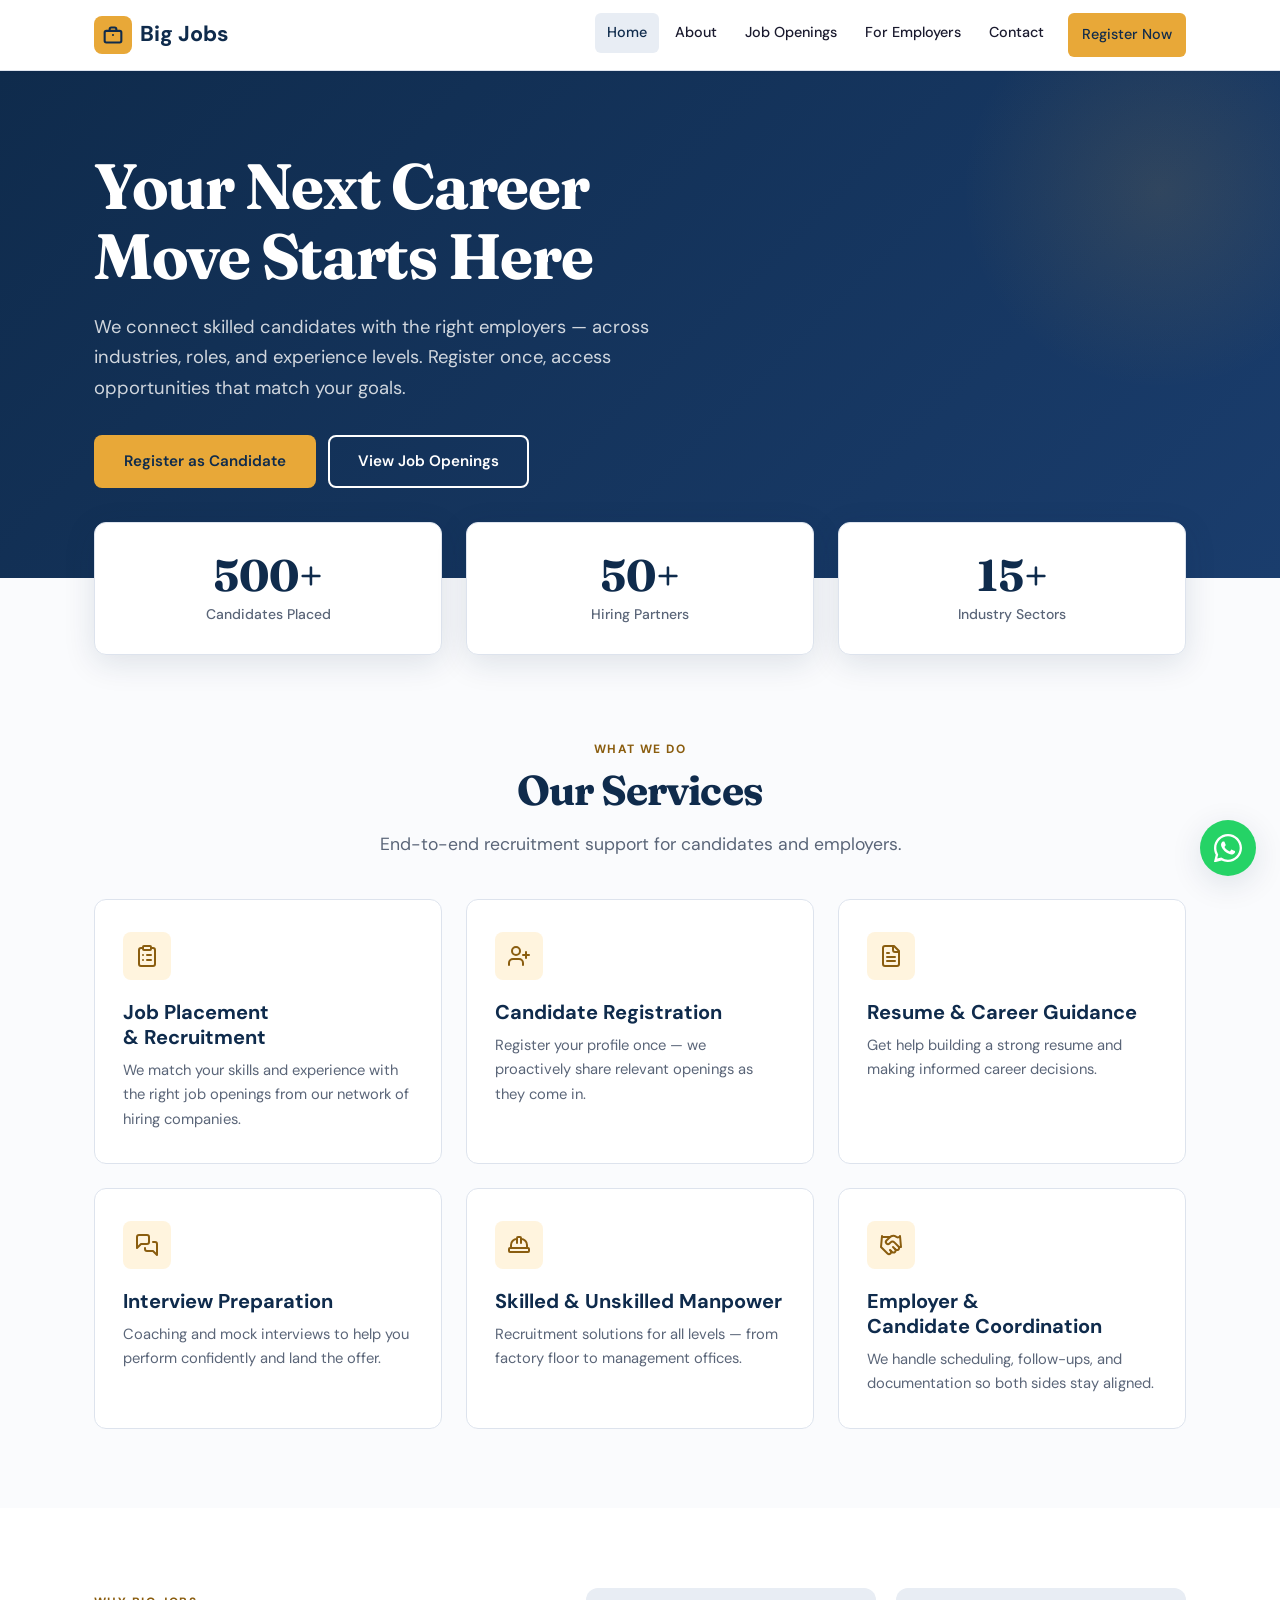
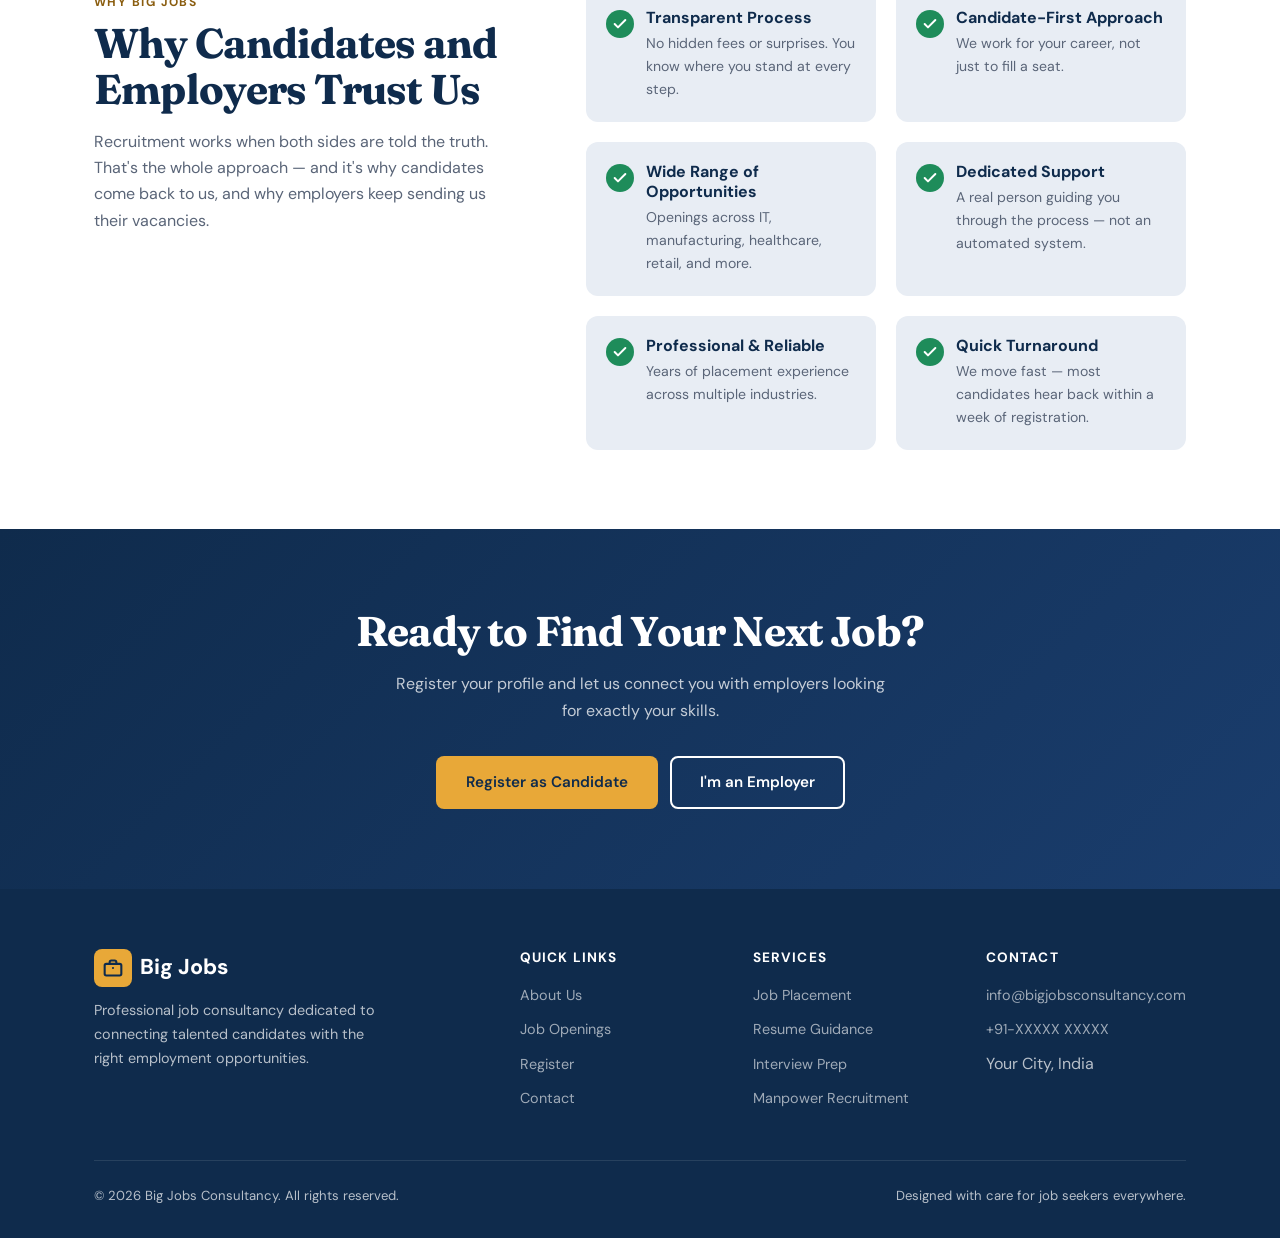
<file: index.html>
<!DOCTYPE html>
<html lang="en">
<head>
  <meta charset="UTF-8">
  <meta name="viewport" content="width=device-width, initial-scale=1.0">
  <title>Big Jobs Consultancy — Connecting Talent with Opportunity</title>
  <meta name="description" content="Professional job consultancy providing recruitment, placement, and career guidance services across India. Register today to find your next opportunity.">
  <link rel="canonical" href="https://bigjobsconsultancy.in/">
  <meta name="theme-color" content="#0F2B4C">
  <link rel="icon" href="favicon.svg" type="image/svg+xml">

  <meta property="og:type" content="website">
  <meta property="og:site_name" content="Big Jobs Consultancy">
  <meta property="og:title" content="Big Jobs Consultancy — Connecting Talent with Opportunity">
  <meta property="og:description" content="Professional job consultancy providing recruitment, placement, and career guidance services across India. Register today to find your next opportunity.">
  <meta property="og:url" content="https://bigjobsconsultancy.in/">
  <meta property="og:image" content="https://bigjobsconsultancy.in/og-image.jpg">
  <meta property="og:image:width" content="1200">
  <meta property="og:image:height" content="630">
  <meta name="twitter:card" content="summary_large_image">

  <link rel="preconnect" href="https://fonts.googleapis.com">
  <link rel="preconnect" href="https://fonts.gstatic.com" crossorigin>
  <link href="https://fonts.googleapis.com/css2?family=DM+Sans:ital,opsz,wght@0,9..40,400;0,9..40,500;0,9..40,600;0,9..40,700;0,9..40,800;1,9..40,400&family=Fraunces:opsz,wght@9..144,600;9..144,700&display=swap" rel="stylesheet">
  <link rel="stylesheet" href="css/style.css">
  <!-- Turns the scroll-reveal styles on, then back off at load time if main.js
       never ran (blocked, 404, parse error) — revealed content must never be
       left permanently invisible. Inline and before paint by design. -->
  <script>
    document.documentElement.classList.add('js');
    addEventListener('load', function () {
      if (!window.__bjc) document.documentElement.classList.remove('js');
    });
  </script>
  <script src="js/main.js" defer></script>
</head>
<body>

<!-- ===== Header ===== -->
<header class="site-header">
  <div class="container nav-wrap">
    <a href="index.html" class="logo">
      <span class="logo-icon"><svg class="icon" viewBox="0 0 24 24" aria-hidden="true"><rect x="2" y="7" width="20" height="14" rx="2"/><path d="M16 7V5a2 2 0 0 0-2-2h-4a2 2 0 0 0-2 2v2"/><path d="M12 12h.01"/></svg></span>
      Big Jobs
    </a>
    <button class="nav-toggle" type="button" aria-label="Menu" aria-expanded="false" aria-controls="primary-nav">
      <span></span><span></span><span></span>
    </button>
    <ul class="nav-links" id="primary-nav">
      <li><a href="index.html" class="active">Home</a></li>
      <li><a href="pages/about.html">About</a></li>
      <li><a href="pages/jobs.html">Job Openings</a></li>
      <li><a href="pages/employers.html">For Employers</a></li>
      <li><a href="pages/contact.html">Contact</a></li>
      <li class="nav-cta"><a href="pages/register.html" class="btn btn-primary btn-sm">Register Now</a></li>
    </ul>
  </div>
</header>

<!-- ===== Hero ===== -->
<section class="hero">
  <div class="container">
    <div class="hero-copy">
      <h1>Your Next Career Move Starts Here</h1>
      <p>We connect skilled candidates with the right employers — across industries, roles, and experience levels. Register once, access opportunities that match your goals.</p>
      <div class="btn-group">
        <a href="pages/register.html" class="btn btn-primary">Register as Candidate</a>
        <a href="pages/jobs.html" class="btn btn-outline">View Job Openings</a>
      </div>
    </div>
  </div>
</section>

<!-- Stats strip — overlaps the hero's bottom edge -->
<div class="stats-strip">
  <div class="container">
    <div class="hero-stats">
      <div class="stat-card reveal">
        <span class="num" data-count="500" data-suffix="+">500+</span>
        <span class="label">Candidates Placed</span>
      </div>
      <div class="stat-card reveal">
        <span class="num" data-count="50" data-suffix="+">50+</span>
        <span class="label">Hiring Partners</span>
      </div>
      <div class="stat-card reveal">
        <span class="num" data-count="15" data-suffix="+">15+</span>
        <span class="label">Industry Sectors</span>
      </div>
    </div>
  </div>
</div>

<!-- ===== Services ===== -->
<section class="section">
  <div class="container">
    <div class="section-head">
      <span class="section-label">What We Do</span>
      <h2 class="section-title">Our Services</h2>
      <p class="section-subtitle">End-to-end recruitment support for candidates and employers.</p>
    </div>
    <div class="services-grid">
      <div class="service-card reveal">
        <div class="service-icon">
          <svg class="icon icon-lg" viewBox="0 0 24 24" aria-hidden="true"><rect x="8" y="2" width="8" height="4" rx="1"/><path d="M16 4h2a2 2 0 0 1 2 2v14a2 2 0 0 1-2 2H6a2 2 0 0 1-2-2V6a2 2 0 0 1 2-2h2"/><path d="M12 11h4"/><path d="M12 16h4"/><path d="M8 11h.01"/><path d="M8 16h.01"/></svg>
        </div>
        <h3>Job Placement &amp; Recruitment</h3>
        <p>We match your skills and experience with the right job openings from our network of hiring companies.</p>
      </div>
      <div class="service-card reveal">
        <div class="service-icon">
          <svg class="icon icon-lg" viewBox="0 0 24 24" aria-hidden="true"><path d="M16 21v-2a4 4 0 0 0-4-4H6a4 4 0 0 0-4 4v2"/><circle cx="9" cy="7" r="4"/><path d="M19 8v6"/><path d="M22 11h-6"/></svg>
        </div>
        <h3>Candidate Registration</h3>
        <p>Register your profile once — we proactively share relevant openings as they come in.</p>
      </div>
      <div class="service-card reveal">
        <div class="service-icon">
          <svg class="icon icon-lg" viewBox="0 0 24 24" aria-hidden="true"><path d="M15 2H6a2 2 0 0 0-2 2v16a2 2 0 0 0 2 2h12a2 2 0 0 0 2-2V7Z"/><path d="M14 2v4a2 2 0 0 0 2 2h4"/><path d="M16 13H8"/><path d="M16 17H8"/><path d="M10 9H8"/></svg>
        </div>
        <h3>Resume &amp; Career Guidance</h3>
        <p>Get help building a strong resume and making informed career decisions.</p>
      </div>
      <div class="service-card reveal">
        <div class="service-icon">
          <svg class="icon icon-lg" viewBox="0 0 24 24" aria-hidden="true"><path d="M14 9a2 2 0 0 1-2 2H6l-4 4V4a2 2 0 0 1 2-2h8a2 2 0 0 1 2 2z"/><path d="M18 9h2a2 2 0 0 1 2 2v11l-4-4h-6a2 2 0 0 1-2-2v-1"/></svg>
        </div>
        <h3>Interview Preparation</h3>
        <p>Coaching and mock interviews to help you perform confidently and land the offer.</p>
      </div>
      <div class="service-card reveal">
        <div class="service-icon">
          <svg class="icon icon-lg" viewBox="0 0 24 24" aria-hidden="true"><path d="M2 18a1 1 0 0 0 1 1h18a1 1 0 0 0 1-1v-2a1 1 0 0 0-1-1H3a1 1 0 0 0-1 1z"/><path d="M10 10V5a1 1 0 0 1 1-1h2a1 1 0 0 1 1 1v5"/><path d="M4 15v-3a6 6 0 0 1 6-6"/><path d="M14 6a6 6 0 0 1 6 6v3"/></svg>
        </div>
        <h3>Skilled &amp; Unskilled Manpower</h3>
        <p>Recruitment solutions for all levels — from factory floor to management offices.</p>
      </div>
      <div class="service-card reveal">
        <div class="service-icon">
          <svg class="icon icon-lg" viewBox="0 0 24 24" aria-hidden="true"><path d="m11 17 2 2a1 1 0 1 0 3-3"/><path d="m14 14 2.5 2.5a1 1 0 1 0 3-3l-3.88-3.88a3 3 0 0 0-4.24 0l-.88.88a1 1 0 1 1-3-3l2.81-2.81a5.79 5.79 0 0 1 7.06-.87l.47.28a2 2 0 0 0 1.42.25L21 4"/><path d="m21 3 1 11h-2"/><path d="M3 3 2 14l6.5 6.5a1 1 0 1 0 3-3"/><path d="M3 4h8"/></svg>
        </div>
        <h3>Employer &amp; Candidate Coordination</h3>
        <p>We handle scheduling, follow-ups, and documentation so both sides stay aligned.</p>
      </div>
    </div>
  </div>
</section>

<!-- ===== Why Choose Us ===== -->
<section class="section section-alt">
  <div class="container split">
    <div class="split-aside">
      <span class="section-label">Why Big Jobs</span>
      <h2 class="section-title">Why Candidates and Employers Trust Us</h2>
      <p>Recruitment works when both sides are told the truth. That's the whole approach — and it's why candidates come back to us, and why employers keep sending us their vacancies.</p>
    </div>
    <div class="reasons-grid">
      <div class="reason-item reveal">
        <span class="reason-check"><svg class="icon" viewBox="0 0 24 24" aria-hidden="true"><path d="M20 6 9 17l-5-5"/></svg></span>
        <div>
          <h4>Transparent Process</h4>
          <p>No hidden fees or surprises. You know where you stand at every step.</p>
        </div>
      </div>
      <div class="reason-item reveal">
        <span class="reason-check"><svg class="icon" viewBox="0 0 24 24" aria-hidden="true"><path d="M20 6 9 17l-5-5"/></svg></span>
        <div>
          <h4>Candidate-First Approach</h4>
          <p>We work for your career, not just to fill a seat.</p>
        </div>
      </div>
      <div class="reason-item reveal">
        <span class="reason-check"><svg class="icon" viewBox="0 0 24 24" aria-hidden="true"><path d="M20 6 9 17l-5-5"/></svg></span>
        <div>
          <h4>Wide Range of Opportunities</h4>
          <p>Openings across IT, manufacturing, healthcare, retail, and more.</p>
        </div>
      </div>
      <div class="reason-item reveal">
        <span class="reason-check"><svg class="icon" viewBox="0 0 24 24" aria-hidden="true"><path d="M20 6 9 17l-5-5"/></svg></span>
        <div>
          <h4>Dedicated Support</h4>
          <p>A real person guiding you through the process — not an automated system.</p>
        </div>
      </div>
      <div class="reason-item reveal">
        <span class="reason-check"><svg class="icon" viewBox="0 0 24 24" aria-hidden="true"><path d="M20 6 9 17l-5-5"/></svg></span>
        <div>
          <h4>Professional &amp; Reliable</h4>
          <p>Years of placement experience across multiple industries.</p>
        </div>
      </div>
      <div class="reason-item reveal">
        <span class="reason-check"><svg class="icon" viewBox="0 0 24 24" aria-hidden="true"><path d="M20 6 9 17l-5-5"/></svg></span>
        <div>
          <h4>Quick Turnaround</h4>
          <p>We move fast — most candidates hear back within a week of registration.</p>
        </div>
      </div>
    </div>
  </div>
</section>

<!-- ===== CTA ===== -->
<section class="section cta-band">
  <div class="container">
    <h2>Ready to Find Your Next Job?</h2>
    <p>Register your profile and let us connect you with employers looking for exactly your skills.</p>
    <div class="btn-group btn-group--center">
      <a href="pages/register.html" class="btn btn-primary">Register as Candidate</a>
      <a href="pages/employers.html" class="btn btn-outline">I'm an Employer</a>
    </div>
  </div>
</section>

<!-- ===== Footer ===== -->
<footer class="site-footer">
  <div class="container">
    <div class="footer-grid">
      <div class="footer-brand">
        <a href="index.html" class="logo">
          <span class="logo-icon"><svg class="icon" viewBox="0 0 24 24" aria-hidden="true"><rect x="2" y="7" width="20" height="14" rx="2"/><path d="M16 7V5a2 2 0 0 0-2-2h-4a2 2 0 0 0-2 2v2"/><path d="M12 12h.01"/></svg></span>
          Big Jobs
        </a>
        <p>Professional job consultancy dedicated to connecting talented candidates with the right employment opportunities.</p>
      </div>
      <div class="footer-col">
        <h4>Quick Links</h4>
        <ul>
          <li><a href="pages/about.html">About Us</a></li>
          <li><a href="pages/jobs.html">Job Openings</a></li>
          <li><a href="pages/register.html">Register</a></li>
          <li><a href="pages/contact.html">Contact</a></li>
        </ul>
      </div>
      <div class="footer-col">
        <h4>Services</h4>
        <ul>
          <li><a href="pages/jobs.html">Job Placement</a></li>
          <li><a href="pages/about.html">Resume Guidance</a></li>
          <li><a href="pages/about.html">Interview Prep</a></li>
          <li><a href="pages/employers.html">Manpower Recruitment</a></li>
        </ul>
      </div>
      <div class="footer-col">
        <h4>Contact</h4>
        <ul>
          <li><a href="mailto:info@bigjobsconsultancy.com">info@bigjobsconsultancy.com</a></li>
          <li><a href="tel:+91XXXXXXXXXX">+91-XXXXX XXXXX</a></li>
          <li>Your City, India</li>
        </ul>
      </div>
    </div>
    <div class="footer-bottom">
      <span>&copy; 2026 Big Jobs Consultancy. All rights reserved.</span>
      <span>Designed with care for job seekers everywhere.</span>
    </div>
  </div>
</footer>

<!-- WhatsApp Float -->
<a href="https://wa.me/91XXXXXXXXXX?text=Hi%2C%20I%20found%20your%20website%20and%20would%20like%20to%20know%20more%20about%20job%20opportunities." class="whatsapp-float" target="_blank" rel="noopener" aria-label="Chat on WhatsApp">
  <svg viewBox="0 0 24 24" aria-hidden="true"><path d="M17.472 14.382c-.297-.149-1.758-.867-2.03-.967-.273-.099-.471-.148-.67.15-.197.297-.767.966-.94 1.164-.173.199-.347.223-.644.075-.297-.15-1.255-.463-2.39-1.475-.883-.788-1.48-1.761-1.653-2.059-.173-.297-.018-.458.13-.606.134-.133.298-.347.446-.52.149-.174.198-.298.298-.497.099-.198.05-.371-.025-.52-.075-.149-.669-1.612-.916-2.207-.242-.579-.487-.5-.669-.51-.173-.008-.371-.01-.57-.01-.198 0-.52.074-.792.372-.272.297-1.04 1.016-1.04 2.479 0 1.462 1.065 2.875 1.213 3.074.149.198 2.096 3.2 5.077 4.487.709.306 1.262.489 1.694.625.712.227 1.36.195 1.871.118.571-.085 1.758-.719 2.006-1.413.248-.694.248-1.289.173-1.413-.074-.124-.272-.198-.57-.347z"/><path d="M12 0C5.373 0 0 5.373 0 12c0 2.088.534 4.052 1.475 5.765L.058 23.611a.5.5 0 00.609.609l5.846-1.417A11.94 11.94 0 0012 24c6.627 0 12-5.373 12-12S18.627 0 12 0zm0 22a9.94 9.94 0 01-5.39-1.584l-.386-.233-3.466.84.84-3.466-.233-.386A9.94 9.94 0 012 12C2 6.477 6.477 2 12 2s10 4.477 10 10-4.477 10-10 10z"/></svg>
</a>

</body>
</html>
</file>
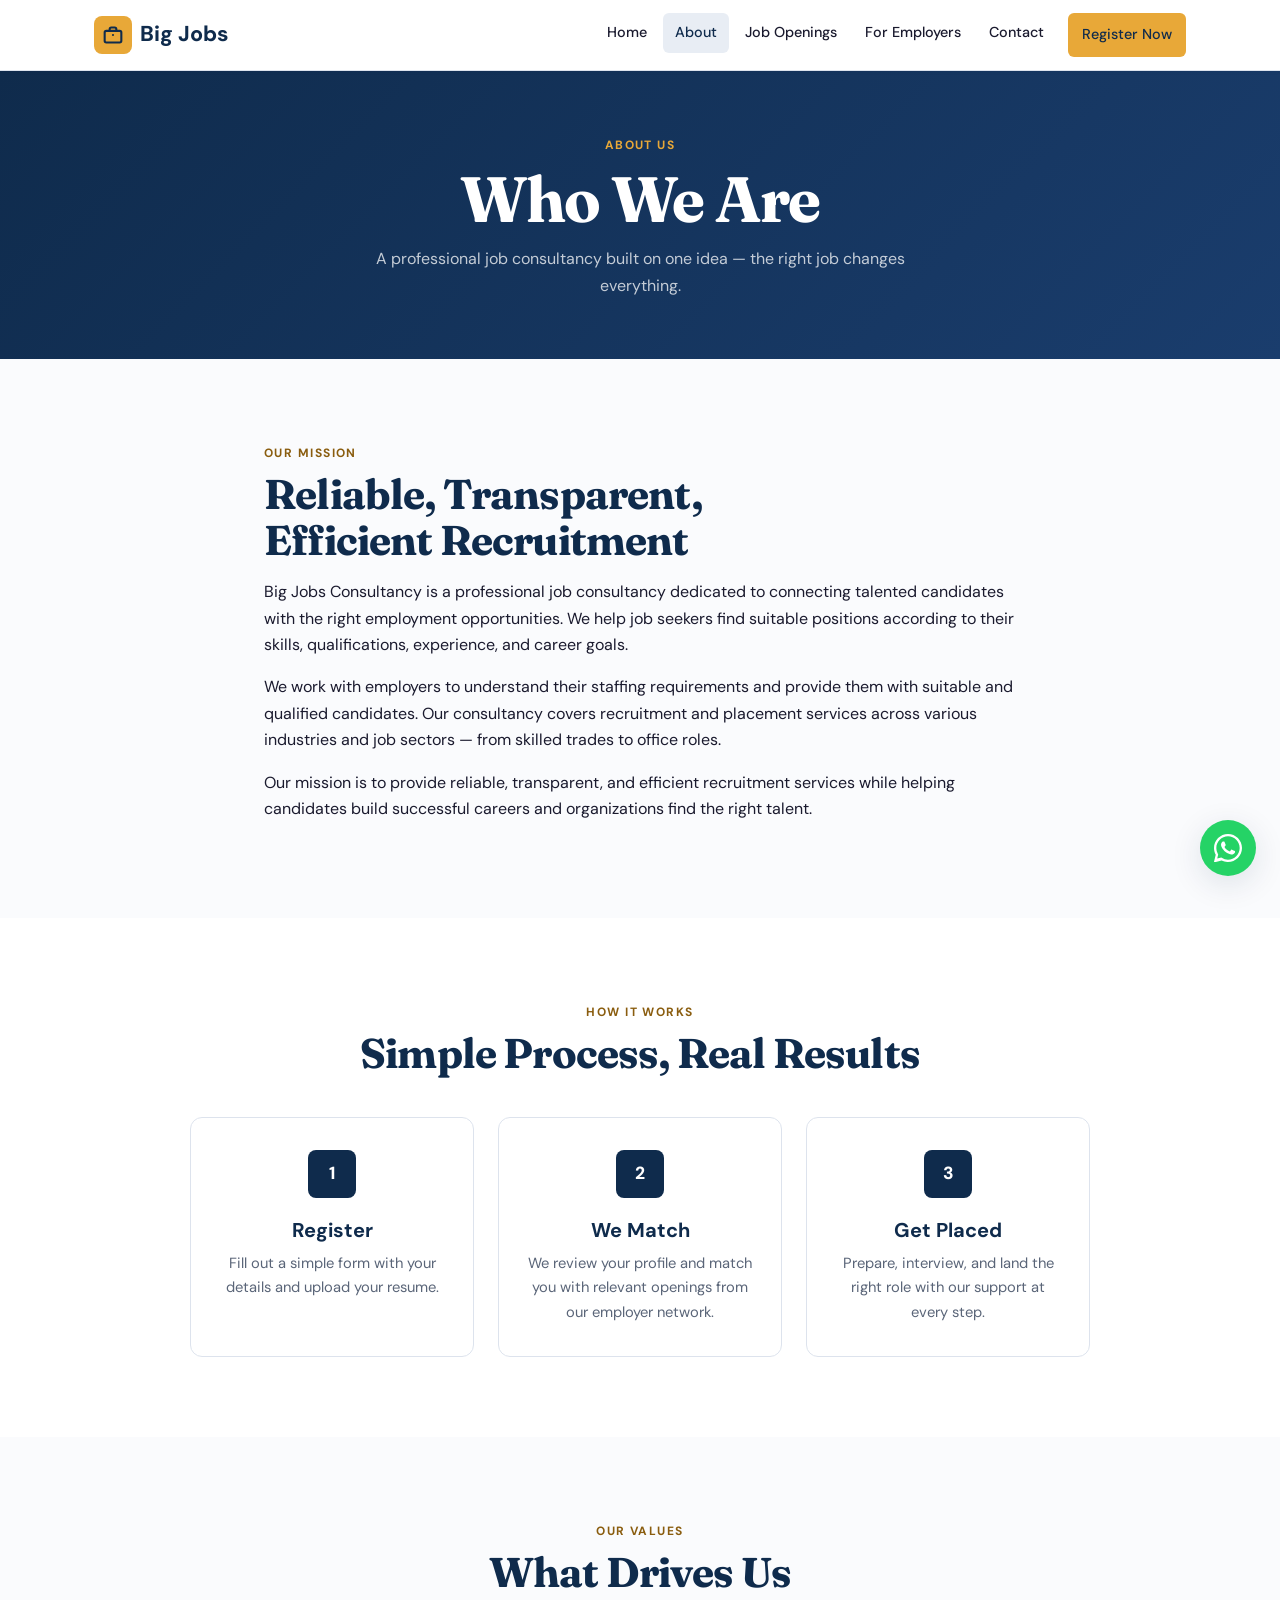
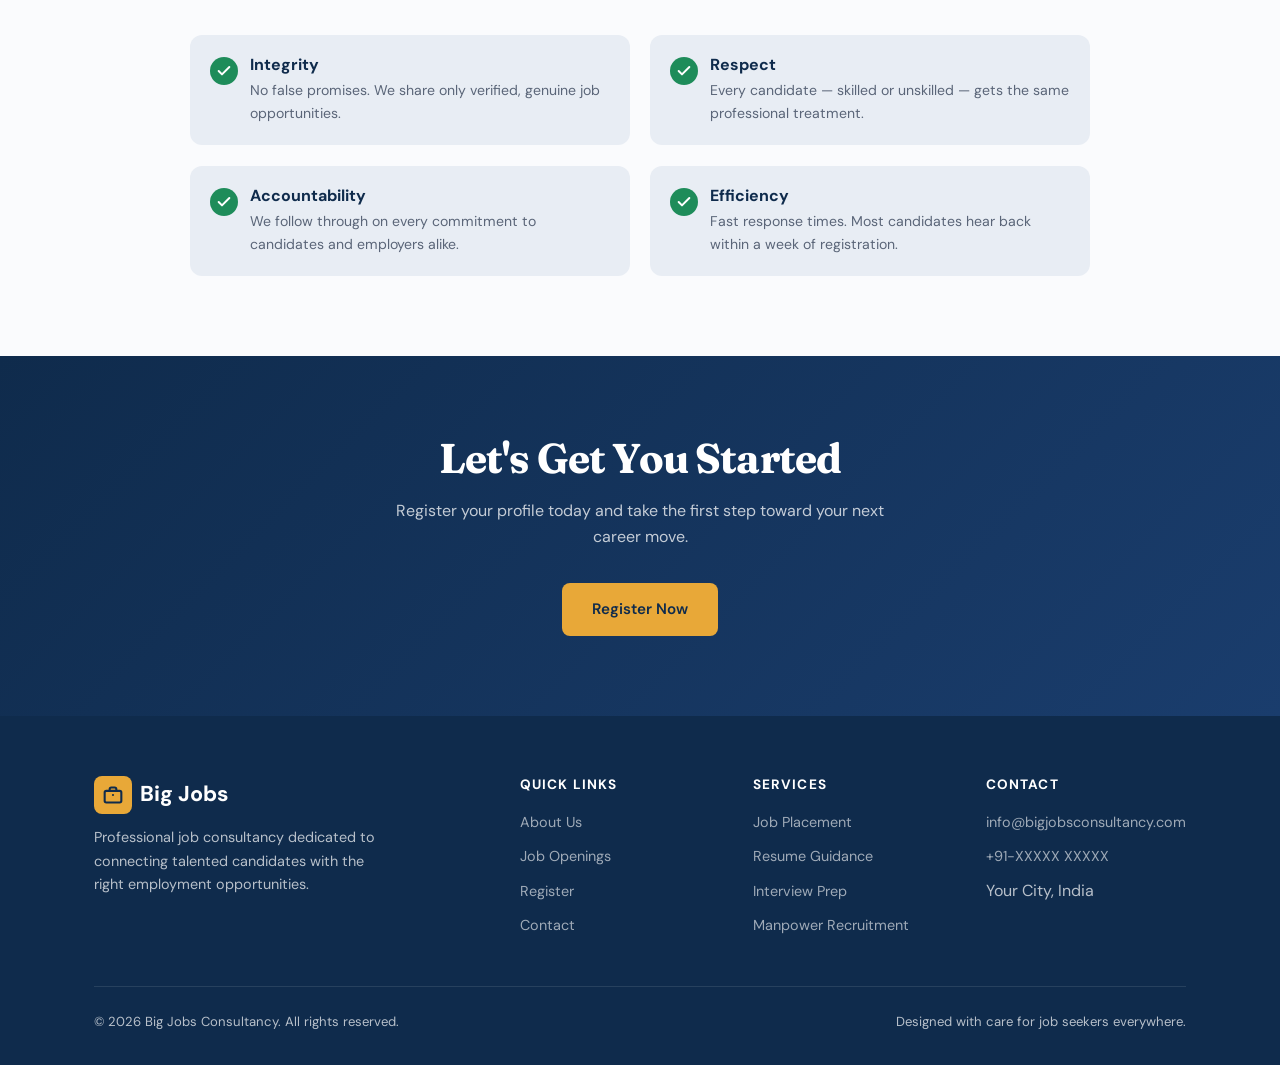
<file: pages/about.html>
<!DOCTYPE html>
<html lang="en">
<head>
  <meta charset="UTF-8">
  <meta name="viewport" content="width=device-width, initial-scale=1.0">
  <title>About Us — Big Jobs Consultancy</title>
  <meta name="description" content="Learn about Big Jobs Consultancy — our mission, values, and commitment to reliable recruitment services.">
  <link rel="canonical" href="https://bigjobsconsultancy.in/pages/about.html">
  <meta name="theme-color" content="#0F2B4C">
  <link rel="icon" href="../favicon.svg" type="image/svg+xml">

  <meta property="og:type" content="website">
  <meta property="og:site_name" content="Big Jobs Consultancy">
  <meta property="og:title" content="About Us — Big Jobs Consultancy">
  <meta property="og:description" content="Learn about Big Jobs Consultancy — our mission, values, and commitment to reliable recruitment services.">
  <meta property="og:url" content="https://bigjobsconsultancy.in/pages/about.html">
  <meta property="og:image" content="https://bigjobsconsultancy.in/og-image.jpg">
  <meta property="og:image:width" content="1200">
  <meta property="og:image:height" content="630">
  <meta name="twitter:card" content="summary_large_image">

  <link rel="preconnect" href="https://fonts.googleapis.com">
  <link rel="preconnect" href="https://fonts.gstatic.com" crossorigin>
  <link href="https://fonts.googleapis.com/css2?family=DM+Sans:ital,opsz,wght@0,9..40,400;0,9..40,500;0,9..40,600;0,9..40,700;0,9..40,800;1,9..40,400&family=Fraunces:opsz,wght@9..144,600;9..144,700&display=swap" rel="stylesheet">
  <link rel="stylesheet" href="../css/style.css">
  <!-- Turns the scroll-reveal styles on, then back off at load time if main.js
       never ran (blocked, 404, parse error) — revealed content must never be
       left permanently invisible. Inline and before paint by design. -->
  <script>
    document.documentElement.classList.add('js');
    addEventListener('load', function () {
      if (!window.__bjc) document.documentElement.classList.remove('js');
    });
  </script>
  <script src="../js/main.js" defer></script>
</head>
<body>

<header class="site-header">
  <div class="container nav-wrap">
    <a href="../index.html" class="logo"><span class="logo-icon"><svg class="icon" viewBox="0 0 24 24" aria-hidden="true"><rect x="2" y="7" width="20" height="14" rx="2"/><path d="M16 7V5a2 2 0 0 0-2-2h-4a2 2 0 0 0-2 2v2"/><path d="M12 12h.01"/></svg></span> Big Jobs</a>
    <button class="nav-toggle" type="button" aria-label="Menu" aria-expanded="false" aria-controls="primary-nav"><span></span><span></span><span></span></button>
    <ul class="nav-links" id="primary-nav">
      <li><a href="../index.html">Home</a></li>
      <li><a href="about.html" class="active">About</a></li>
      <li><a href="jobs.html">Job Openings</a></li>
      <li><a href="employers.html">For Employers</a></li>
      <li><a href="contact.html">Contact</a></li>
      <li class="nav-cta"><a href="register.html" class="btn btn-primary btn-sm">Register Now</a></li>
    </ul>
  </div>
</header>

<!-- Page Header -->
<section class="page-hero">
  <div class="container">
    <span class="section-label">About Us</span>
    <h1>Who We Are</h1>
    <p class="lead">A professional job consultancy built on one idea — the right job changes everything.</p>
  </div>
</section>

<!-- Mission -->
<section class="section">
  <div class="container container--narrow">
    <span class="section-label">Our Mission</span>
    <h2 class="section-title">Reliable, Transparent, Efficient Recruitment</h2>
    <p>Big Jobs Consultancy is a professional job consultancy dedicated to connecting talented candidates with the right employment opportunities. We help job seekers find suitable positions according to their skills, qualifications, experience, and career goals.</p>
    <p>We work with employers to understand their staffing requirements and provide them with suitable and qualified candidates. Our consultancy covers recruitment and placement services across various industries and job sectors — from skilled trades to office roles.</p>
    <p>Our mission is to provide reliable, transparent, and efficient recruitment services while helping candidates build successful careers and organizations find the right talent.</p>
  </div>
</section>

<!-- How We Work -->
<section class="section section-alt">
  <div class="container">
    <div class="section-head">
      <span class="section-label">How It Works</span>
      <h2 class="section-title">Simple Process, Real Results</h2>
    </div>
    <div class="steps-grid">
      <div class="service-card step-card reveal">
        <div class="service-icon">1</div>
        <h3>Register</h3>
        <p>Fill out a simple form with your details and upload your resume.</p>
      </div>
      <div class="service-card step-card reveal">
        <div class="service-icon">2</div>
        <h3>We Match</h3>
        <p>We review your profile and match you with relevant openings from our employer network.</p>
      </div>
      <div class="service-card step-card reveal">
        <div class="service-icon">3</div>
        <h3>Get Placed</h3>
        <p>Prepare, interview, and land the right role with our support at every step.</p>
      </div>
    </div>
  </div>
</section>

<!-- Values -->
<section class="section">
  <div class="container">
    <div class="section-head">
      <span class="section-label">Our Values</span>
      <h2 class="section-title">What Drives Us</h2>
    </div>
    <div class="reasons-grid reasons-grid--narrow">
      <div class="reason-item reveal">
        <span class="reason-check"><svg class="icon" viewBox="0 0 24 24" aria-hidden="true"><path d="M20 6 9 17l-5-5"/></svg></span>
        <div>
          <h4>Integrity</h4>
          <p>No false promises. We share only verified, genuine job opportunities.</p>
        </div>
      </div>
      <div class="reason-item reveal">
        <span class="reason-check"><svg class="icon" viewBox="0 0 24 24" aria-hidden="true"><path d="M20 6 9 17l-5-5"/></svg></span>
        <div>
          <h4>Respect</h4>
          <p>Every candidate — skilled or unskilled — gets the same professional treatment.</p>
        </div>
      </div>
      <div class="reason-item reveal">
        <span class="reason-check"><svg class="icon" viewBox="0 0 24 24" aria-hidden="true"><path d="M20 6 9 17l-5-5"/></svg></span>
        <div>
          <h4>Accountability</h4>
          <p>We follow through on every commitment to candidates and employers alike.</p>
        </div>
      </div>
      <div class="reason-item reveal">
        <span class="reason-check"><svg class="icon" viewBox="0 0 24 24" aria-hidden="true"><path d="M20 6 9 17l-5-5"/></svg></span>
        <div>
          <h4>Efficiency</h4>
          <p>Fast response times. Most candidates hear back within a week of registration.</p>
        </div>
      </div>
    </div>
  </div>
</section>

<!-- CTA -->
<section class="section cta-band">
  <div class="container">
    <h2>Let's Get You Started</h2>
    <p>Register your profile today and take the first step toward your next career move.</p>
    <div class="btn-group btn-group--center">
      <a href="register.html" class="btn btn-primary">Register Now</a>
    </div>
  </div>
</section>

<footer class="site-footer">
  <div class="container">
    <div class="footer-grid">
      <div class="footer-brand">
        <a href="../index.html" class="logo"><span class="logo-icon"><svg class="icon" viewBox="0 0 24 24" aria-hidden="true"><rect x="2" y="7" width="20" height="14" rx="2"/><path d="M16 7V5a2 2 0 0 0-2-2h-4a2 2 0 0 0-2 2v2"/><path d="M12 12h.01"/></svg></span> Big Jobs</a>
        <p>Professional job consultancy dedicated to connecting talented candidates with the right employment opportunities.</p>
      </div>
      <div class="footer-col"><h4>Quick Links</h4><ul><li><a href="about.html">About Us</a></li><li><a href="jobs.html">Job Openings</a></li><li><a href="register.html">Register</a></li><li><a href="contact.html">Contact</a></li></ul></div>
      <div class="footer-col"><h4>Services</h4><ul><li><a href="jobs.html">Job Placement</a></li><li><a href="about.html">Resume Guidance</a></li><li><a href="about.html">Interview Prep</a></li><li><a href="employers.html">Manpower Recruitment</a></li></ul></div>
      <div class="footer-col"><h4>Contact</h4><ul><li><a href="mailto:info@bigjobsconsultancy.com">info@bigjobsconsultancy.com</a></li><li><a href="tel:+91XXXXXXXXXX">+91-XXXXX XXXXX</a></li><li>Your City, India</li></ul></div>
    </div>
    <div class="footer-bottom"><span>&copy; 2026 Big Jobs Consultancy. All rights reserved.</span><span>Designed with care for job seekers everywhere.</span></div>
  </div>
</footer>

<a href="https://wa.me/91XXXXXXXXXX?text=Hi%2C%20I%20found%20your%20website." class="whatsapp-float" target="_blank" rel="noopener" aria-label="Chat on WhatsApp">
  <svg viewBox="0 0 24 24" aria-hidden="true"><path d="M17.472 14.382c-.297-.149-1.758-.867-2.03-.967-.273-.099-.471-.148-.67.15-.197.297-.767.966-.94 1.164-.173.199-.347.223-.644.075-.297-.15-1.255-.463-2.39-1.475-.883-.788-1.48-1.761-1.653-2.059-.173-.297-.018-.458.13-.606.134-.133.298-.347.446-.52.149-.174.198-.298.298-.497.099-.198.05-.371-.025-.52-.075-.149-.669-1.612-.916-2.207-.242-.579-.487-.5-.669-.51-.173-.008-.371-.01-.57-.01-.198 0-.52.074-.792.372-.272.297-1.04 1.016-1.04 2.479 0 1.462 1.065 2.875 1.213 3.074.149.198 2.096 3.2 5.077 4.487.709.306 1.262.489 1.694.625.712.227 1.36.195 1.871.118.571-.085 1.758-.719 2.006-1.413.248-.694.248-1.289.173-1.413-.074-.124-.272-.198-.57-.347z"/><path d="M12 0C5.373 0 0 5.373 0 12c0 2.088.534 4.052 1.475 5.765L.058 23.611a.5.5 0 00.609.609l5.846-1.417A11.94 11.94 0 0012 24c6.627 0 12-5.373 12-12S18.627 0 12 0zm0 22a9.94 9.94 0 01-5.39-1.584l-.386-.233-3.466.84.84-3.466-.233-.386A9.94 9.94 0 012 12C2 6.477 6.477 2 12 2s10 4.477 10 10-4.477 10-10 10z"/></svg>
</a>

</body>
</html>
</file>
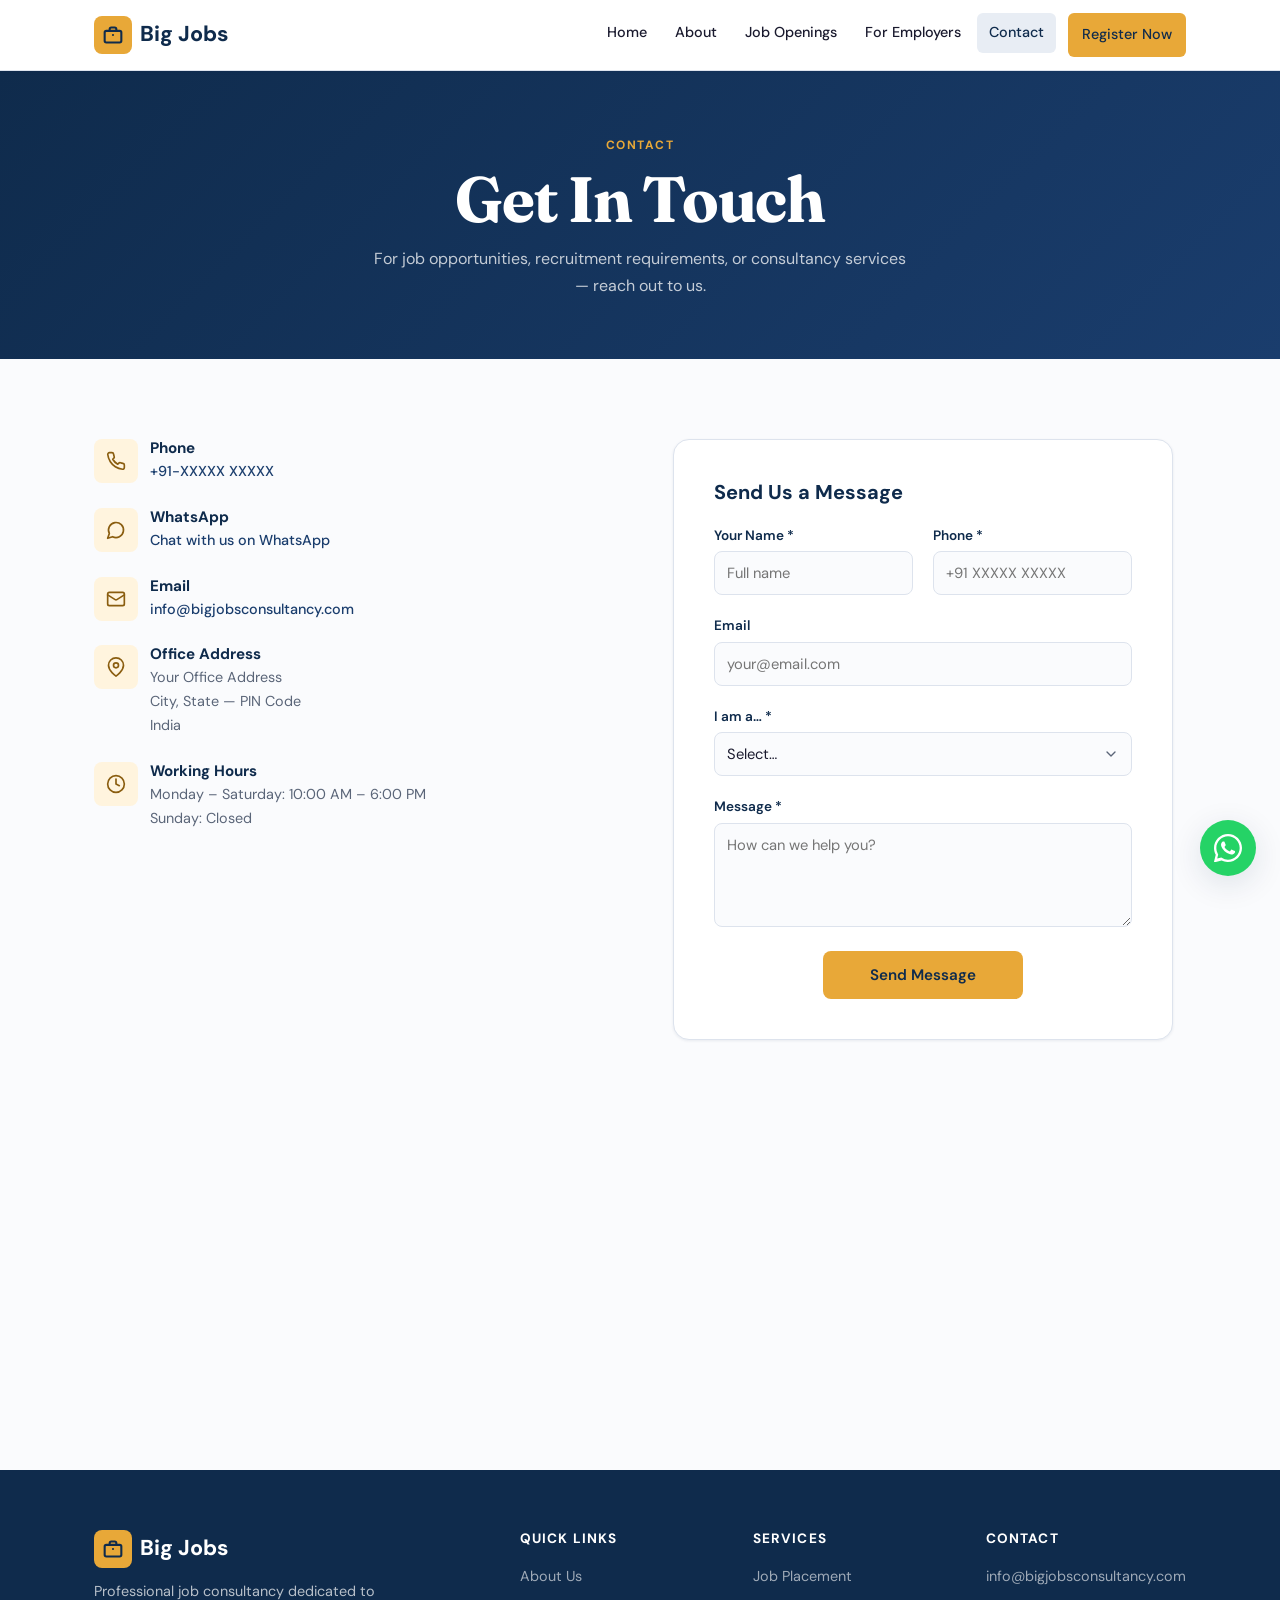
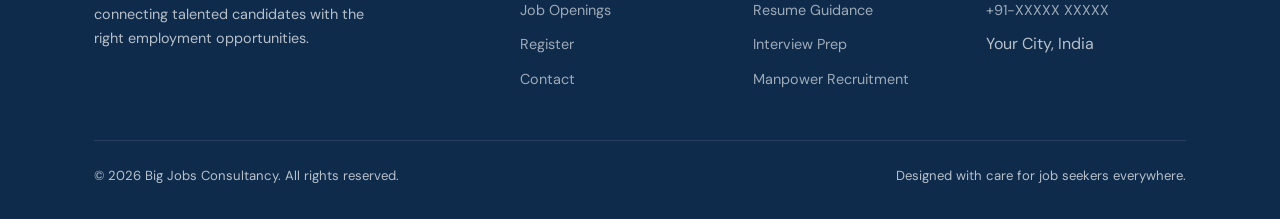
<file: pages/contact.html>
<!DOCTYPE html>
<html lang="en">
<head>
  <meta charset="UTF-8">
  <meta name="viewport" content="width=device-width, initial-scale=1.0">
  <title>Contact Us — Big Jobs Consultancy</title>
  <meta name="description" content="Contact Big Jobs Consultancy for job opportunities, recruitment requirements, or consultancy services.">
  <link rel="canonical" href="https://bigjobsconsultancy.in/pages/contact.html">
  <meta name="theme-color" content="#0F2B4C">
  <link rel="icon" href="../favicon.svg" type="image/svg+xml">

  <meta property="og:type" content="website">
  <meta property="og:site_name" content="Big Jobs Consultancy">
  <meta property="og:title" content="Contact Us — Big Jobs Consultancy">
  <meta property="og:description" content="Contact Big Jobs Consultancy for job opportunities, recruitment requirements, or consultancy services.">
  <meta property="og:url" content="https://bigjobsconsultancy.in/pages/contact.html">
  <meta property="og:image" content="https://bigjobsconsultancy.in/og-image.jpg">
  <meta property="og:image:width" content="1200">
  <meta property="og:image:height" content="630">
  <meta name="twitter:card" content="summary_large_image">

  <link rel="preconnect" href="https://fonts.googleapis.com">
  <link rel="preconnect" href="https://fonts.gstatic.com" crossorigin>
  <link href="https://fonts.googleapis.com/css2?family=DM+Sans:ital,opsz,wght@0,9..40,400;0,9..40,500;0,9..40,600;0,9..40,700;0,9..40,800;1,9..40,400&family=Fraunces:opsz,wght@9..144,600;9..144,700&display=swap" rel="stylesheet">
  <link rel="stylesheet" href="../css/style.css">
  <!-- Turns the scroll-reveal styles on, then back off at load time if main.js
       never ran (blocked, 404, parse error) — revealed content must never be
       left permanently invisible. Inline and before paint by design. -->
  <script>
    document.documentElement.classList.add('js');
    addEventListener('load', function () {
      if (!window.__bjc) document.documentElement.classList.remove('js');
    });
  </script>
  <script src="../js/main.js" defer></script>
</head>
<body>

<header class="site-header">
  <div class="container nav-wrap">
    <a href="../index.html" class="logo"><span class="logo-icon"><svg class="icon" viewBox="0 0 24 24" aria-hidden="true"><rect x="2" y="7" width="20" height="14" rx="2"/><path d="M16 7V5a2 2 0 0 0-2-2h-4a2 2 0 0 0-2 2v2"/><path d="M12 12h.01"/></svg></span> Big Jobs</a>
    <button class="nav-toggle" type="button" aria-label="Menu" aria-expanded="false" aria-controls="primary-nav"><span></span><span></span><span></span></button>
    <ul class="nav-links" id="primary-nav">
      <li><a href="../index.html">Home</a></li>
      <li><a href="about.html">About</a></li>
      <li><a href="jobs.html">Job Openings</a></li>
      <li><a href="employers.html">For Employers</a></li>
      <li><a href="contact.html" class="active">Contact</a></li>
      <li class="nav-cta"><a href="register.html" class="btn btn-primary btn-sm">Register Now</a></li>
    </ul>
  </div>
</header>

<section class="page-hero">
  <div class="container">
    <span class="section-label">Contact</span>
    <h1>Get In Touch</h1>
    <p class="lead">For job opportunities, recruitment requirements, or consultancy services — reach out to us.</p>
  </div>
</section>

<section class="section">
  <div class="container">
    <div class="contact-grid">

      <!-- Contact Details -->
      <div class="contact-info">
        <div class="contact-item reveal">
          <div class="contact-icon">
            <svg class="icon" viewBox="0 0 24 24" aria-hidden="true"><path d="M22 16.92v3a2 2 0 0 1-2.18 2 19.79 19.79 0 0 1-8.63-3.07 19.5 19.5 0 0 1-6-6 19.79 19.79 0 0 1-3.07-8.67A2 2 0 0 1 4.11 2h3a2 2 0 0 1 2 1.72 12.84 12.84 0 0 0 .7 2.81 2 2 0 0 1-.45 2.11L8.09 9.91a16 16 0 0 0 6 6l1.27-1.27a2 2 0 0 1 2.11-.45 12.84 12.84 0 0 0 2.81.7A2 2 0 0 1 22 16.92z"/></svg>
          </div>
          <div>
            <h4>Phone</h4>
            <p><a href="tel:+91XXXXXXXXXX">+91-XXXXX XXXXX</a></p>
          </div>
        </div>
        <div class="contact-item reveal">
          <div class="contact-icon">
            <svg class="icon" viewBox="0 0 24 24" aria-hidden="true"><path d="M7.9 20A9 9 0 1 0 4 16.1L2 22Z"/></svg>
          </div>
          <div>
            <h4>WhatsApp</h4>
            <p><a href="https://wa.me/91XXXXXXXXXX?text=Hi%2C%20I%20would%20like%20to%20know%20more%20about%20your%20services." target="_blank" rel="noopener">Chat with us on WhatsApp</a></p>
          </div>
        </div>
        <div class="contact-item reveal">
          <div class="contact-icon">
            <svg class="icon" viewBox="0 0 24 24" aria-hidden="true"><rect x="2" y="4" width="20" height="16" rx="2"/><path d="m22 7-8.97 5.7a1.94 1.94 0 0 1-2.06 0L2 7"/></svg>
          </div>
          <div>
            <h4>Email</h4>
            <p><a href="mailto:info@bigjobsconsultancy.com">info@bigjobsconsultancy.com</a></p>
          </div>
        </div>
        <div class="contact-item reveal">
          <div class="contact-icon">
            <svg class="icon" viewBox="0 0 24 24" aria-hidden="true"><path d="M21 10c0 7-9 13-9 13s-9-6-9-13a9 9 0 0 1 18 0z"/><circle cx="12" cy="10" r="3"/></svg>
          </div>
          <div>
            <h4>Office Address</h4>
            <p>Your Office Address<br>City, State — PIN Code<br>India</p>
          </div>
        </div>
        <div class="contact-item reveal">
          <div class="contact-icon">
            <svg class="icon" viewBox="0 0 24 24" aria-hidden="true"><circle cx="12" cy="12" r="10"/><path d="M12 6v6l4 2"/></svg>
          </div>
          <div>
            <h4>Working Hours</h4>
            <p>Monday – Saturday: 10:00 AM – 6:00 PM<br>Sunday: Closed</p>
          </div>
        </div>
      </div>

      <!-- Contact Form -->
      <div class="form-card form-card--fluid">
        <h3>Send Us a Message</h3>
        <form id="contactForm" action="https://api.web3forms.com/submit" method="POST">
          <input type="hidden" name="access_key" value="YOUR_ACCESS_KEY_HERE">
          <input type="hidden" name="subject" value="New Contact Message — Big Jobs Consultancy">
          <input type="hidden" name="from_name" value="Big Jobs Website (Contact)">
          <input type="checkbox" name="botcheck" class="honeypot" tabindex="-1" autocomplete="off">

          <div class="form-grid">
            <div class="form-group">
              <label for="cName">Your Name *</label>
              <input type="text" id="cName" name="Name" required placeholder="Full name">
            </div>
            <div class="form-group">
              <label for="cPhone">Phone *</label>
              <input type="tel" id="cPhone" name="Phone" required placeholder="+91 XXXXX XXXXX">
            </div>
            <div class="form-group full">
              <label for="cEmail">Email</label>
              <input type="email" id="cEmail" name="Email" placeholder="your@email.com">
            </div>
            <div class="form-group full">
              <label for="cType">I am a… *</label>
              <select id="cType" name="Type" required>
                <option value="">Select…</option>
                <option>Job Seeker / Candidate</option>
                <option>Employer / Company</option>
                <option>Other</option>
              </select>
            </div>
            <div class="form-group full">
              <label for="cMessage">Message *</label>
              <textarea id="cMessage" name="Message" rows="4" required placeholder="How can we help you?"></textarea>
            </div>
          </div>
          <div class="form-submit">
            <button type="submit" class="btn btn-primary btn-wide" id="cSubmitBtn">Send Message</button>
          </div>
        </form>
        <div id="cFormMsg" class="form-msg"></div>
      </div>

    </div>
  </div>
</section>

<!-- Map Embed (replace with your actual Google Maps embed) -->
<section class="map-section">
  <iframe
    class="map-embed"
    title="Big Jobs Consultancy office location"
    src="https://www.google.com/maps/embed?pb=!1m18!1m12!1m3!1d3502.0!2d77.43!3d28.62!2m3!1f0!2f0!3f0!3m2!1i1024!2i768!4f13.1!3m3!1m2!1s0x0%3A0x0!2zMjjCsDM3JzEyLjAiTiA3N8KwMjUnNDguMCJF!5e0!3m2!1sen!2sin!4v1234567890"
    allowfullscreen="" loading="lazy" referrerpolicy="no-referrer-when-downgrade">
  </iframe>
</section>

<footer class="site-footer">
  <div class="container">
    <div class="footer-grid">
      <div class="footer-brand"><a href="../index.html" class="logo"><span class="logo-icon"><svg class="icon" viewBox="0 0 24 24" aria-hidden="true"><rect x="2" y="7" width="20" height="14" rx="2"/><path d="M16 7V5a2 2 0 0 0-2-2h-4a2 2 0 0 0-2 2v2"/><path d="M12 12h.01"/></svg></span> Big Jobs</a><p>Professional job consultancy dedicated to connecting talented candidates with the right employment opportunities.</p></div>
      <div class="footer-col"><h4>Quick Links</h4><ul><li><a href="about.html">About Us</a></li><li><a href="jobs.html">Job Openings</a></li><li><a href="register.html">Register</a></li><li><a href="contact.html">Contact</a></li></ul></div>
      <div class="footer-col"><h4>Services</h4><ul><li><a href="jobs.html">Job Placement</a></li><li><a href="about.html">Resume Guidance</a></li><li><a href="about.html">Interview Prep</a></li><li><a href="employers.html">Manpower Recruitment</a></li></ul></div>
      <div class="footer-col"><h4>Contact</h4><ul><li><a href="mailto:info@bigjobsconsultancy.com">info@bigjobsconsultancy.com</a></li><li><a href="tel:+91XXXXXXXXXX">+91-XXXXX XXXXX</a></li><li>Your City, India</li></ul></div>
    </div>
    <div class="footer-bottom"><span>&copy; 2026 Big Jobs Consultancy. All rights reserved.</span><span>Designed with care for job seekers everywhere.</span></div>
  </div>
</footer>

<a href="https://wa.me/91XXXXXXXXXX?text=Hi%2C%20I%20have%20a%20question." class="whatsapp-float" target="_blank" rel="noopener" aria-label="Chat on WhatsApp">
  <svg viewBox="0 0 24 24" aria-hidden="true"><path d="M17.472 14.382c-.297-.149-1.758-.867-2.03-.967-.273-.099-.471-.148-.67.15-.197.297-.767.966-.94 1.164-.173.199-.347.223-.644.075-.297-.15-1.255-.463-2.39-1.475-.883-.788-1.48-1.761-1.653-2.059-.173-.297-.018-.458.13-.606.134-.133.298-.347.446-.52.149-.174.198-.298.298-.497.099-.198.05-.371-.025-.52-.075-.149-.669-1.612-.916-2.207-.242-.579-.487-.5-.669-.51-.173-.008-.371-.01-.57-.01-.198 0-.52.074-.792.372-.272.297-1.04 1.016-1.04 2.479 0 1.462 1.065 2.875 1.213 3.074.149.198 2.096 3.2 5.077 4.487.709.306 1.262.489 1.694.625.712.227 1.36.195 1.871.118.571-.085 1.758-.719 2.006-1.413.248-.694.248-1.289.173-1.413-.074-.124-.272-.198-.57-.347z"/><path d="M12 0C5.373 0 0 5.373 0 12c0 2.088.534 4.052 1.475 5.765L.058 23.611a.5.5 0 00.609.609l5.846-1.417A11.94 11.94 0 0012 24c6.627 0 12-5.373 12-12S18.627 0 12 0zm0 22a9.94 9.94 0 01-5.39-1.584l-.386-.233-3.466.84.84-3.466-.233-.386A9.94 9.94 0 012 12C2 6.477 6.477 2 12 2s10 4.477 10 10-4.477 10-10 10z"/></svg>
</a>

<script>
const C_ICON_OK = '<svg class="icon" viewBox="0 0 24 24" aria-hidden="true"><circle cx="12" cy="12" r="10"/><path d="m9 12 2 2 4-4"/></svg>';
const C_ICON_ERR = '<svg class="icon" viewBox="0 0 24 24" aria-hidden="true"><circle cx="12" cy="12" r="10"/><path d="M12 8v4"/><path d="M12 16h.01"/></svg>';

document.getElementById('contactForm').addEventListener('submit', async function(e) {
  e.preventDefault();
  const btn = document.getElementById('cSubmitBtn');
  const msg = document.getElementById('cFormMsg');
  btn.textContent = 'Sending…'; btn.disabled = true;
  msg.className = 'form-msg';
  try {
    const formData = new FormData(this);
    const res = await fetch(this.action, { method: 'POST', body: formData });
    const data = await res.json();
    if (data.success) {
      msg.innerHTML = C_ICON_OK + '<span>Message sent! We will get back to you soon.</span>';
      msg.className = 'form-msg success';
      this.reset();
    } else { throw new Error(data.message || 'Failed'); }
  } catch (err) {
    msg.innerHTML = C_ICON_ERR + '<span>Something went wrong. Please try WhatsApp or call us directly.</span>';
    msg.className = 'form-msg error';
  }
  btn.textContent = 'Send Message'; btn.disabled = false;
});
</script>

</body>
</html>
</file>
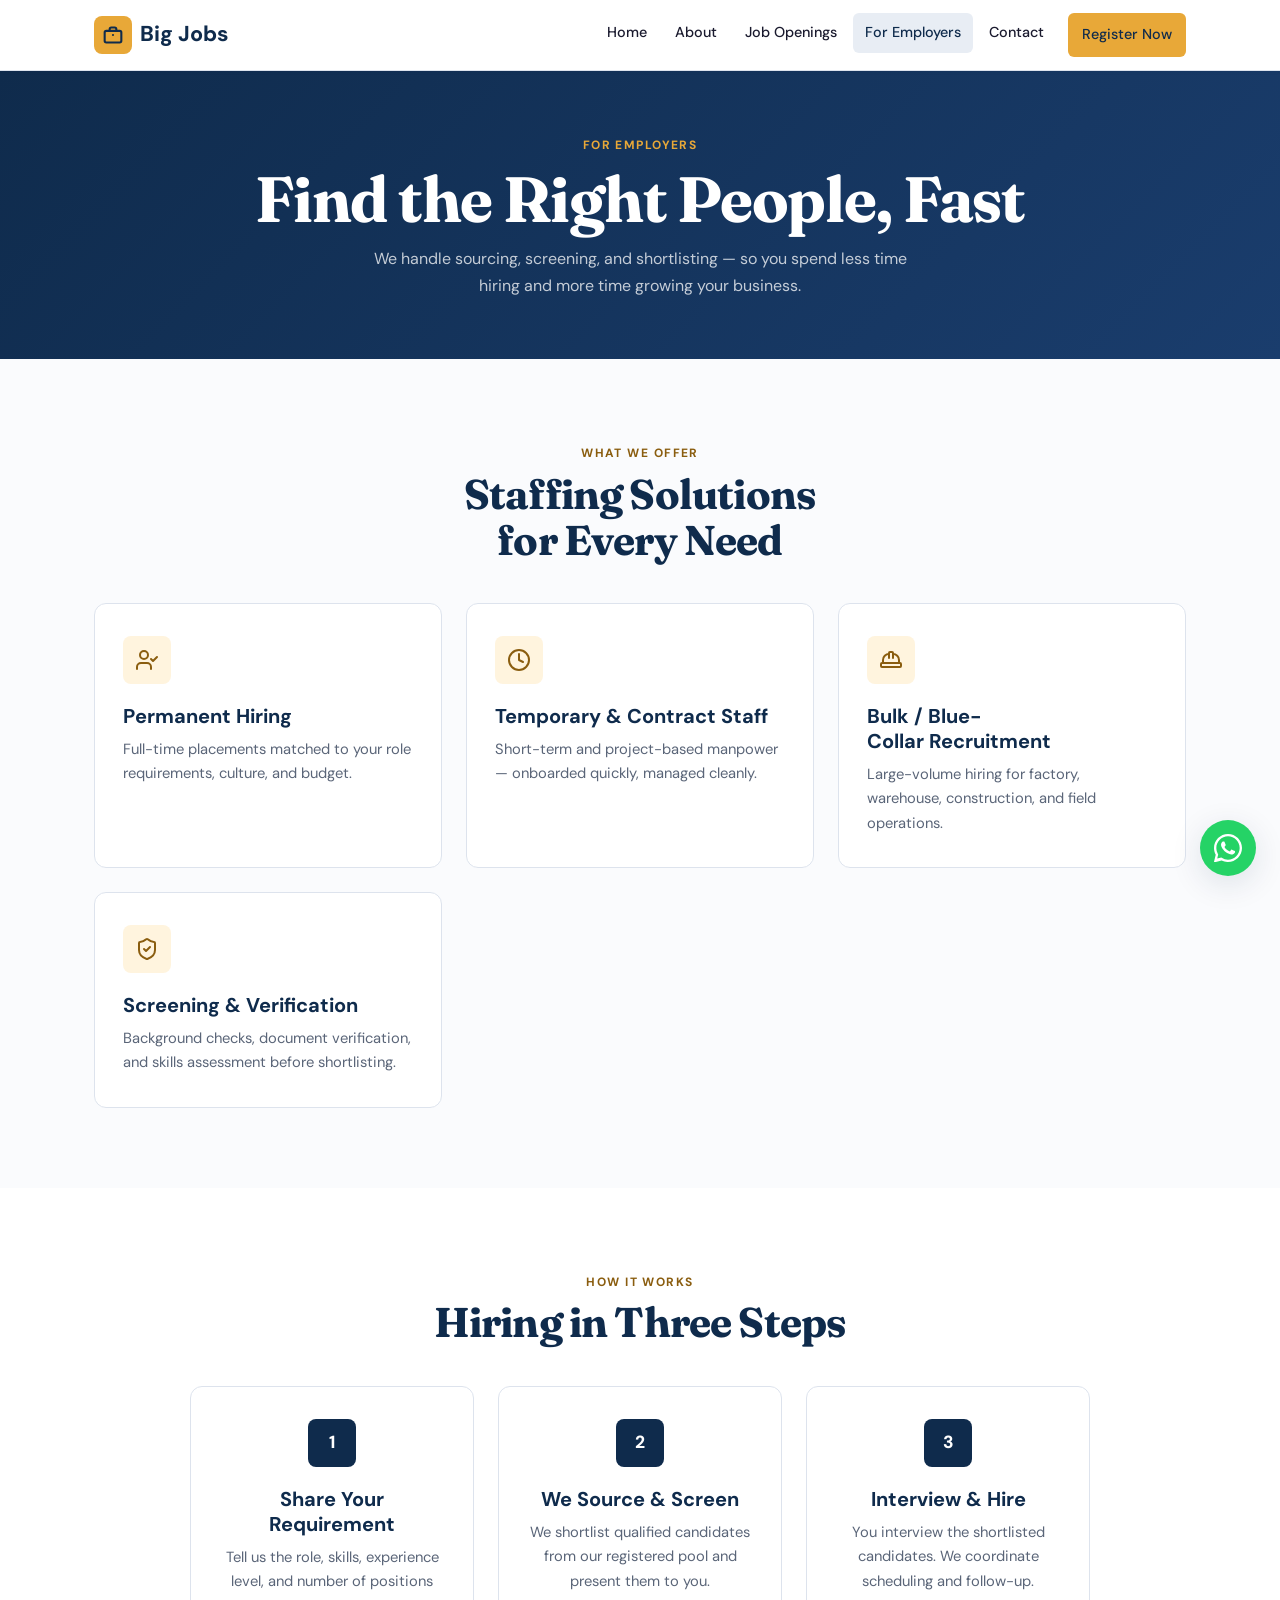
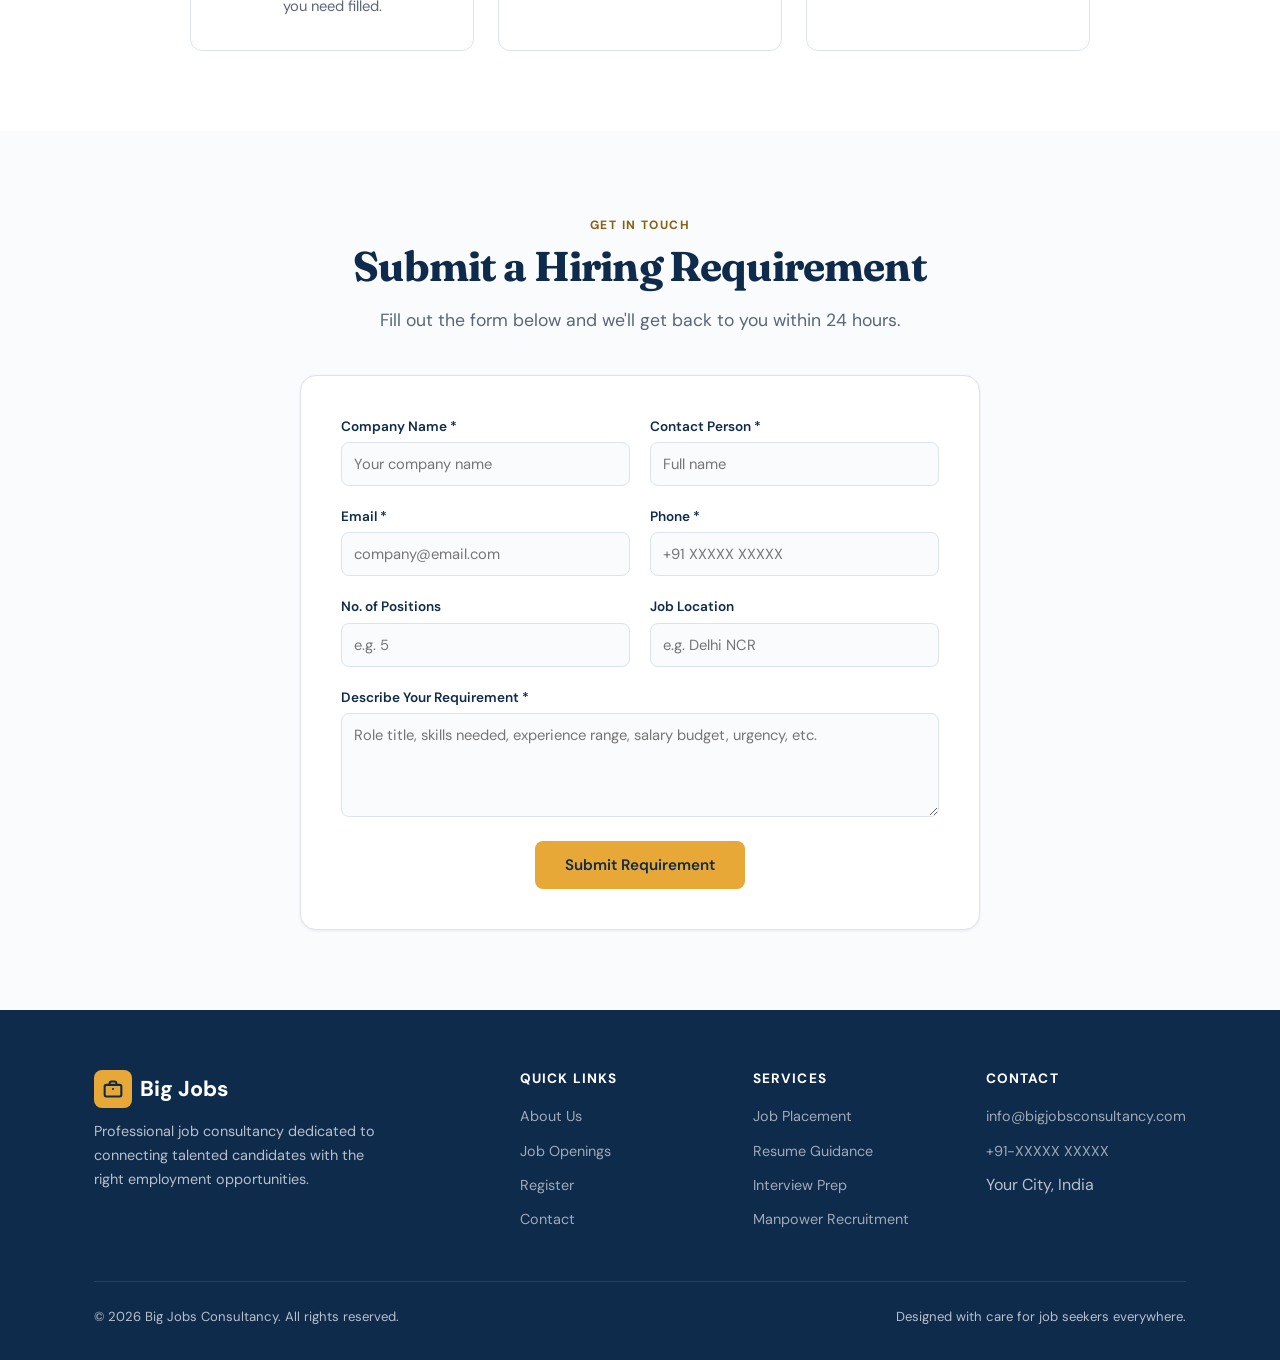
<file: pages/employers.html>
<!DOCTYPE html>
<html lang="en">
<head>
  <meta charset="UTF-8">
  <meta name="viewport" content="width=device-width, initial-scale=1.0">
  <title>For Employers — Big Jobs Consultancy</title>
  <meta name="description" content="Partner with Big Jobs Consultancy for reliable recruitment and staffing solutions across industries.">
  <link rel="canonical" href="https://bigjobsconsultancy.in/pages/employers.html">
  <meta name="theme-color" content="#0F2B4C">
  <link rel="icon" href="../favicon.svg" type="image/svg+xml">

  <meta property="og:type" content="website">
  <meta property="og:site_name" content="Big Jobs Consultancy">
  <meta property="og:title" content="For Employers — Big Jobs Consultancy">
  <meta property="og:description" content="Partner with Big Jobs Consultancy for reliable recruitment and staffing solutions across industries.">
  <meta property="og:url" content="https://bigjobsconsultancy.in/pages/employers.html">
  <meta property="og:image" content="https://bigjobsconsultancy.in/og-image.jpg">
  <meta property="og:image:width" content="1200">
  <meta property="og:image:height" content="630">
  <meta name="twitter:card" content="summary_large_image">

  <link rel="preconnect" href="https://fonts.googleapis.com">
  <link rel="preconnect" href="https://fonts.gstatic.com" crossorigin>
  <link href="https://fonts.googleapis.com/css2?family=DM+Sans:ital,opsz,wght@0,9..40,400;0,9..40,500;0,9..40,600;0,9..40,700;0,9..40,800;1,9..40,400&family=Fraunces:opsz,wght@9..144,600;9..144,700&display=swap" rel="stylesheet">
  <link rel="stylesheet" href="../css/style.css">
  <!-- Turns the scroll-reveal styles on, then back off at load time if main.js
       never ran (blocked, 404, parse error) — revealed content must never be
       left permanently invisible. Inline and before paint by design. -->
  <script>
    document.documentElement.classList.add('js');
    addEventListener('load', function () {
      if (!window.__bjc) document.documentElement.classList.remove('js');
    });
  </script>
  <script src="../js/main.js" defer></script>
</head>
<body>

<header class="site-header">
  <div class="container nav-wrap">
    <a href="../index.html" class="logo"><span class="logo-icon"><svg class="icon" viewBox="0 0 24 24" aria-hidden="true"><rect x="2" y="7" width="20" height="14" rx="2"/><path d="M16 7V5a2 2 0 0 0-2-2h-4a2 2 0 0 0-2 2v2"/><path d="M12 12h.01"/></svg></span> Big Jobs</a>
    <button class="nav-toggle" type="button" aria-label="Menu" aria-expanded="false" aria-controls="primary-nav"><span></span><span></span><span></span></button>
    <ul class="nav-links" id="primary-nav">
      <li><a href="../index.html">Home</a></li>
      <li><a href="about.html">About</a></li>
      <li><a href="jobs.html">Job Openings</a></li>
      <li><a href="employers.html" class="active">For Employers</a></li>
      <li><a href="contact.html">Contact</a></li>
      <li class="nav-cta"><a href="register.html" class="btn btn-primary btn-sm">Register Now</a></li>
    </ul>
  </div>
</header>

<section class="page-hero">
  <div class="container">
    <span class="section-label">For Employers</span>
    <h1>Find the Right People, Fast</h1>
    <p class="lead">We handle sourcing, screening, and shortlisting — so you spend less time hiring and more time growing your business.</p>
  </div>
</section>

<!-- What We Offer -->
<section class="section">
  <div class="container">
    <div class="section-head">
      <span class="section-label">What We Offer</span>
      <h2 class="section-title">Staffing Solutions for Every Need</h2>
    </div>
    <div class="services-grid">
      <div class="service-card reveal">
        <div class="service-icon">
          <svg class="icon icon-lg" viewBox="0 0 24 24" aria-hidden="true"><path d="M16 21v-2a4 4 0 0 0-4-4H6a4 4 0 0 0-4 4v2"/><circle cx="9" cy="7" r="4"/><path d="m16 11 2 2 4-4"/></svg>
        </div>
        <h3>Permanent Hiring</h3>
        <p>Full-time placements matched to your role requirements, culture, and budget.</p>
      </div>
      <div class="service-card reveal">
        <div class="service-icon">
          <svg class="icon icon-lg" viewBox="0 0 24 24" aria-hidden="true"><circle cx="12" cy="12" r="10"/><path d="M12 6v6l4 2"/></svg>
        </div>
        <h3>Temporary &amp; Contract Staff</h3>
        <p>Short-term and project-based manpower — onboarded quickly, managed cleanly.</p>
      </div>
      <div class="service-card reveal">
        <div class="service-icon">
          <svg class="icon icon-lg" viewBox="0 0 24 24" aria-hidden="true"><path d="M2 18a1 1 0 0 0 1 1h18a1 1 0 0 0 1-1v-2a1 1 0 0 0-1-1H3a1 1 0 0 0-1 1z"/><path d="M10 10V5a1 1 0 0 1 1-1h2a1 1 0 0 1 1 1v5"/><path d="M4 15v-3a6 6 0 0 1 6-6"/><path d="M14 6a6 6 0 0 1 6 6v3"/></svg>
        </div>
        <h3>Bulk / Blue-Collar Recruitment</h3>
        <p>Large-volume hiring for factory, warehouse, construction, and field operations.</p>
      </div>
      <div class="service-card reveal">
        <div class="service-icon">
          <svg class="icon icon-lg" viewBox="0 0 24 24" aria-hidden="true"><path d="M20 13c0 5-3.5 7.5-7.66 8.95a1 1 0 0 1-.67-.01C7.5 20.5 4 18 4 13V6a1 1 0 0 1 1-1c2 0 4.5-1.2 6.24-2.72a1.17 1.17 0 0 1 1.52 0C14.51 3.81 17 5 19 5a1 1 0 0 1 1 1z"/><path d="m9 12 2 2 4-4"/></svg>
        </div>
        <h3>Screening &amp; Verification</h3>
        <p>Background checks, document verification, and skills assessment before shortlisting.</p>
      </div>
    </div>
  </div>
</section>

<!-- How It Works -->
<section class="section section-alt">
  <div class="container">
    <div class="section-head">
      <span class="section-label">How It Works</span>
      <h2 class="section-title">Hiring in Three Steps</h2>
    </div>
    <div class="steps-grid">
      <div class="service-card step-card reveal">
        <div class="service-icon">1</div>
        <h3>Share Your Requirement</h3>
        <p>Tell us the role, skills, experience level, and number of positions you need filled.</p>
      </div>
      <div class="service-card step-card reveal">
        <div class="service-icon">2</div>
        <h3>We Source &amp; Screen</h3>
        <p>We shortlist qualified candidates from our registered pool and present them to you.</p>
      </div>
      <div class="service-card step-card reveal">
        <div class="service-icon">3</div>
        <h3>Interview &amp; Hire</h3>
        <p>You interview the shortlisted candidates. We coordinate scheduling and follow-up.</p>
      </div>
    </div>
  </div>
</section>

<!-- Employer Inquiry Form -->
<section class="section">
  <div class="container">
    <div class="section-head">
      <span class="section-label">Get In Touch</span>
      <h2 class="section-title">Submit a Hiring Requirement</h2>
      <p class="section-subtitle">Fill out the form below and we'll get back to you within 24 hours.</p>
    </div>
    <div class="form-card">
      <form id="empForm" action="https://api.web3forms.com/submit" method="POST">
        <input type="hidden" name="access_key" value="YOUR_ACCESS_KEY_HERE">
        <input type="hidden" name="subject" value="New Employer Inquiry — Big Jobs Consultancy">
        <input type="hidden" name="from_name" value="Big Jobs Website (Employer)">
        <input type="checkbox" name="botcheck" class="honeypot" tabindex="-1" autocomplete="off">

        <div class="form-grid">
          <div class="form-group">
            <label for="companyName">Company Name *</label>
            <input type="text" id="companyName" name="Company" required placeholder="Your company name">
          </div>
          <div class="form-group">
            <label for="contactPerson">Contact Person *</label>
            <input type="text" id="contactPerson" name="Contact Person" required placeholder="Full name">
          </div>
          <div class="form-group">
            <label for="empEmail">Email *</label>
            <input type="email" id="empEmail" name="Email" required placeholder="company@email.com">
          </div>
          <div class="form-group">
            <label for="empPhone">Phone *</label>
            <input type="tel" id="empPhone" name="Phone" required placeholder="+91 XXXXX XXXXX">
          </div>
          <div class="form-group">
            <label for="positions">No. of Positions</label>
            <input type="number" id="positions" name="Positions" min="1" placeholder="e.g. 5">
          </div>
          <div class="form-group">
            <label for="empLocation">Job Location</label>
            <input type="text" id="empLocation" name="Job Location" placeholder="e.g. Delhi NCR">
          </div>
          <div class="form-group full">
            <label for="empRequirement">Describe Your Requirement *</label>
            <textarea id="empRequirement" name="Requirement" rows="4" required placeholder="Role title, skills needed, experience range, salary budget, urgency, etc."></textarea>
          </div>
        </div>

        <div class="form-submit">
          <button type="submit" class="btn btn-primary btn-wide" id="empSubmitBtn">Submit Requirement</button>
        </div>
      </form>
      <div id="empFormMsg" class="form-msg"></div>
    </div>
  </div>
</section>

<footer class="site-footer">
  <div class="container">
    <div class="footer-grid">
      <div class="footer-brand"><a href="../index.html" class="logo"><span class="logo-icon"><svg class="icon" viewBox="0 0 24 24" aria-hidden="true"><rect x="2" y="7" width="20" height="14" rx="2"/><path d="M16 7V5a2 2 0 0 0-2-2h-4a2 2 0 0 0-2 2v2"/><path d="M12 12h.01"/></svg></span> Big Jobs</a><p>Professional job consultancy dedicated to connecting talented candidates with the right employment opportunities.</p></div>
      <div class="footer-col"><h4>Quick Links</h4><ul><li><a href="about.html">About Us</a></li><li><a href="jobs.html">Job Openings</a></li><li><a href="register.html">Register</a></li><li><a href="contact.html">Contact</a></li></ul></div>
      <div class="footer-col"><h4>Services</h4><ul><li><a href="jobs.html">Job Placement</a></li><li><a href="about.html">Resume Guidance</a></li><li><a href="about.html">Interview Prep</a></li><li><a href="employers.html">Manpower Recruitment</a></li></ul></div>
      <div class="footer-col"><h4>Contact</h4><ul><li><a href="mailto:info@bigjobsconsultancy.com">info@bigjobsconsultancy.com</a></li><li><a href="tel:+91XXXXXXXXXX">+91-XXXXX XXXXX</a></li><li>Your City, India</li></ul></div>
    </div>
    <div class="footer-bottom"><span>&copy; 2026 Big Jobs Consultancy. All rights reserved.</span><span>Designed with care for job seekers everywhere.</span></div>
  </div>
</footer>

<a href="https://wa.me/91XXXXXXXXXX?text=Hi%2C%20I%20have%20a%20hiring%20requirement." class="whatsapp-float" target="_blank" rel="noopener" aria-label="Chat on WhatsApp">
  <svg viewBox="0 0 24 24" aria-hidden="true"><path d="M17.472 14.382c-.297-.149-1.758-.867-2.03-.967-.273-.099-.471-.148-.67.15-.197.297-.767.966-.94 1.164-.173.199-.347.223-.644.075-.297-.15-1.255-.463-2.39-1.475-.883-.788-1.48-1.761-1.653-2.059-.173-.297-.018-.458.13-.606.134-.133.298-.347.446-.52.149-.174.198-.298.298-.497.099-.198.05-.371-.025-.52-.075-.149-.669-1.612-.916-2.207-.242-.579-.487-.5-.669-.51-.173-.008-.371-.01-.57-.01-.198 0-.52.074-.792.372-.272.297-1.04 1.016-1.04 2.479 0 1.462 1.065 2.875 1.213 3.074.149.198 2.096 3.2 5.077 4.487.709.306 1.262.489 1.694.625.712.227 1.36.195 1.871.118.571-.085 1.758-.719 2.006-1.413.248-.694.248-1.289.173-1.413-.074-.124-.272-.198-.57-.347z"/><path d="M12 0C5.373 0 0 5.373 0 12c0 2.088.534 4.052 1.475 5.765L.058 23.611a.5.5 0 00.609.609l5.846-1.417A11.94 11.94 0 0012 24c6.627 0 12-5.373 12-12S18.627 0 12 0zm0 22a9.94 9.94 0 01-5.39-1.584l-.386-.233-3.466.84.84-3.466-.233-.386A9.94 9.94 0 012 12C2 6.477 6.477 2 12 2s10 4.477 10 10-4.477 10-10 10z"/></svg>
</a>

<script>
const EMP_ICON_OK = '<svg class="icon" viewBox="0 0 24 24" aria-hidden="true"><circle cx="12" cy="12" r="10"/><path d="m9 12 2 2 4-4"/></svg>';
const EMP_ICON_ERR = '<svg class="icon" viewBox="0 0 24 24" aria-hidden="true"><circle cx="12" cy="12" r="10"/><path d="M12 8v4"/><path d="M12 16h.01"/></svg>';

document.getElementById('empForm').addEventListener('submit', async function(e) {
  e.preventDefault();
  const btn = document.getElementById('empSubmitBtn');
  const msg = document.getElementById('empFormMsg');
  btn.textContent = 'Submitting…'; btn.disabled = true;
  msg.className = 'form-msg';
  try {
    const formData = new FormData(this);
    const res = await fetch(this.action, { method: 'POST', body: formData });
    const data = await res.json();
    if (data.success) {
      msg.innerHTML = EMP_ICON_OK + '<span>Requirement submitted! We will get back to you within 24 hours.</span>';
      msg.className = 'form-msg success';
      this.reset();
    } else { throw new Error(data.message || 'Failed'); }
  } catch (err) {
    msg.innerHTML = EMP_ICON_ERR + '<span>Something went wrong. Please try again or contact us via WhatsApp.</span>';
    msg.className = 'form-msg error';
  }
  btn.textContent = 'Submit Requirement'; btn.disabled = false;
});
</script>

</body>
</html>
</file>
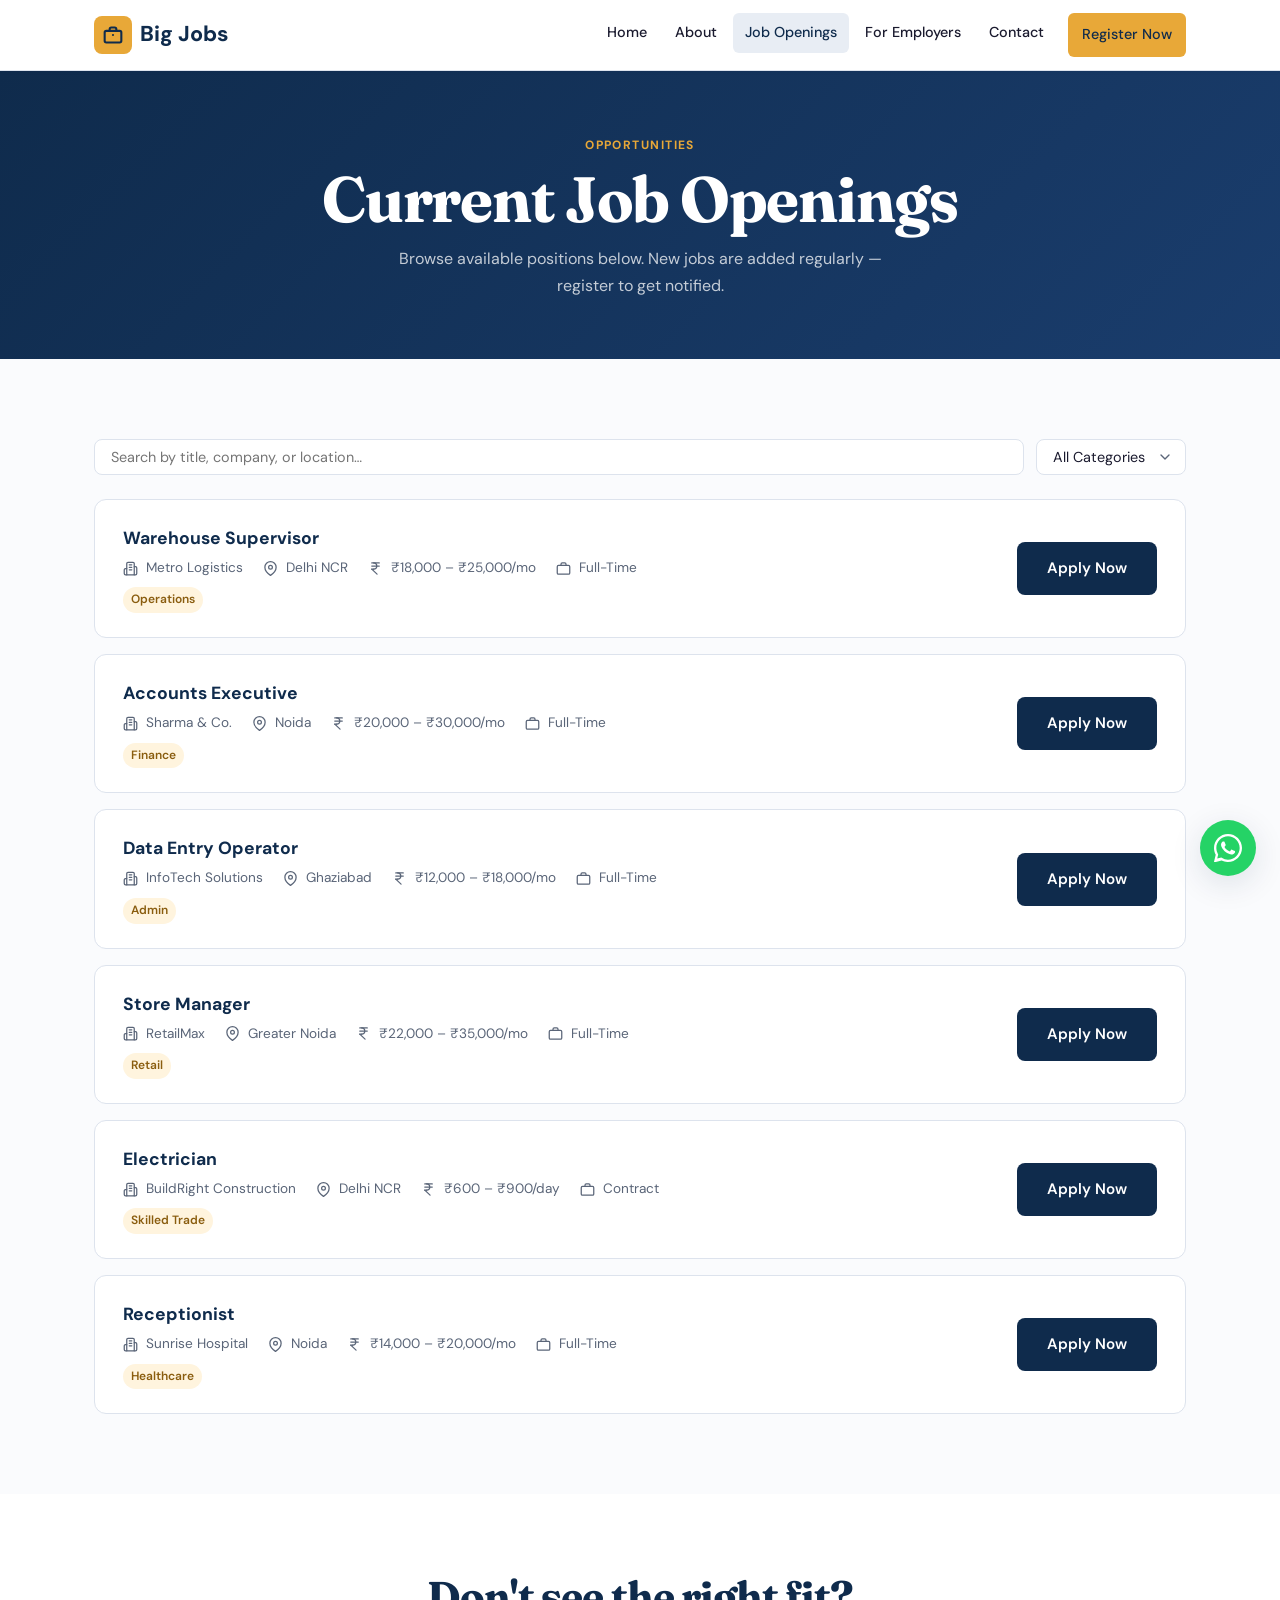
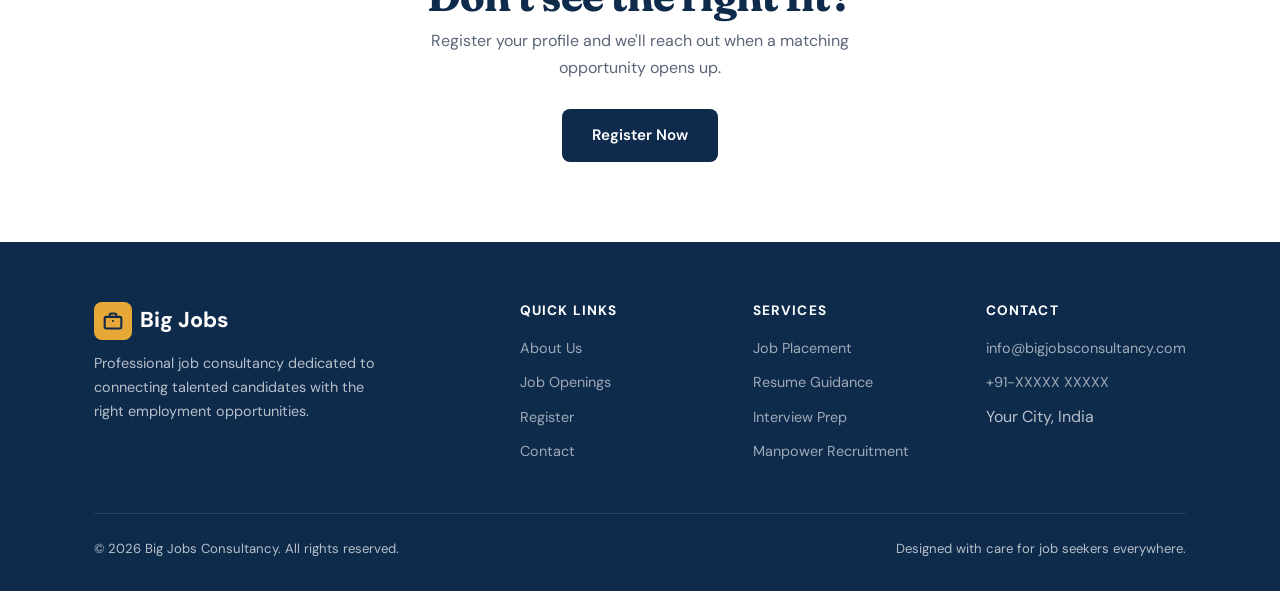
<file: pages/jobs.html>
<!DOCTYPE html>
<html lang="en">
<head>
  <meta charset="UTF-8">
  <meta name="viewport" content="width=device-width, initial-scale=1.0">
  <title>Job Openings — Big Jobs Consultancy</title>
  <meta name="description" content="Browse current job openings across industries. Register to apply through Big Jobs Consultancy.">
  <link rel="canonical" href="https://bigjobsconsultancy.in/pages/jobs.html">
  <meta name="theme-color" content="#0F2B4C">
  <link rel="icon" href="../favicon.svg" type="image/svg+xml">

  <meta property="og:type" content="website">
  <meta property="og:site_name" content="Big Jobs Consultancy">
  <meta property="og:title" content="Job Openings — Big Jobs Consultancy">
  <meta property="og:description" content="Browse current job openings across industries. Register to apply through Big Jobs Consultancy.">
  <meta property="og:url" content="https://bigjobsconsultancy.in/pages/jobs.html">
  <meta property="og:image" content="https://bigjobsconsultancy.in/og-image.jpg">
  <meta property="og:image:width" content="1200">
  <meta property="og:image:height" content="630">
  <meta name="twitter:card" content="summary_large_image">

  <link rel="preconnect" href="https://fonts.googleapis.com">
  <link rel="preconnect" href="https://fonts.gstatic.com" crossorigin>
  <link href="https://fonts.googleapis.com/css2?family=DM+Sans:ital,opsz,wght@0,9..40,400;0,9..40,500;0,9..40,600;0,9..40,700;0,9..40,800;1,9..40,400&family=Fraunces:opsz,wght@9..144,600;9..144,700&display=swap" rel="stylesheet">
  <link rel="stylesheet" href="../css/style.css">
  <!-- Turns the scroll-reveal styles on, then back off at load time if main.js
       never ran (blocked, 404, parse error) — revealed content must never be
       left permanently invisible. Inline and before paint by design. -->
  <script>
    document.documentElement.classList.add('js');
    addEventListener('load', function () {
      if (!window.__bjc) document.documentElement.classList.remove('js');
    });
  </script>
  <script src="../js/main.js" defer></script>
</head>
<body>

<header class="site-header">
  <div class="container nav-wrap">
    <a href="../index.html" class="logo"><span class="logo-icon"><svg class="icon" viewBox="0 0 24 24" aria-hidden="true"><rect x="2" y="7" width="20" height="14" rx="2"/><path d="M16 7V5a2 2 0 0 0-2-2h-4a2 2 0 0 0-2 2v2"/><path d="M12 12h.01"/></svg></span> Big Jobs</a>
    <button class="nav-toggle" type="button" aria-label="Menu" aria-expanded="false" aria-controls="primary-nav"><span></span><span></span><span></span></button>
    <ul class="nav-links" id="primary-nav">
      <li><a href="../index.html">Home</a></li>
      <li><a href="about.html">About</a></li>
      <li><a href="jobs.html" class="active">Job Openings</a></li>
      <li><a href="employers.html">For Employers</a></li>
      <li><a href="contact.html">Contact</a></li>
      <li class="nav-cta"><a href="register.html" class="btn btn-primary btn-sm">Register Now</a></li>
    </ul>
  </div>
</header>

<section class="page-hero">
  <div class="container">
    <span class="section-label">Opportunities</span>
    <h1>Current Job Openings</h1>
    <p class="lead">Browse available positions below. New jobs are added regularly — register to get notified.</p>
  </div>
</section>

<section class="section">
  <div class="container">

    <!-- Search & Filter -->
    <div class="jobs-toolbar">
      <label class="sr-only" for="jobSearch">Search jobs</label>
      <input type="search" id="jobSearch" placeholder="Search by title, company, or location…">
      <label class="sr-only" for="jobFilter">Filter by category</label>
      <select id="jobFilter">
        <option value="">All Categories</option>
      </select>
    </div>

    <!-- Jobs container -->
    <div id="jobsList" class="jobs-list">
      <div class="jobs-loading">Loading job listings…</div>
    </div>

    <div id="jobsEmpty" class="jobs-empty" hidden>
      <h3>No openings match your search</h3>
      <p>Try a different keyword or category. New jobs are added regularly.</p>
      <a href="register.html" class="btn btn-primary mt-5">Register to Get Notified</a>
    </div>

  </div>
</section>

<!-- CTA -->
<section class="section section-alt section-center">
  <div class="container">
    <h2>Don't see the right fit?</h2>
    <p>Register your profile and we'll reach out when a matching opportunity opens up.</p>
    <a href="register.html" class="btn btn-navy">Register Now</a>
  </div>
</section>

<footer class="site-footer">
  <div class="container">
    <div class="footer-grid">
      <div class="footer-brand"><a href="../index.html" class="logo"><span class="logo-icon"><svg class="icon" viewBox="0 0 24 24" aria-hidden="true"><rect x="2" y="7" width="20" height="14" rx="2"/><path d="M16 7V5a2 2 0 0 0-2-2h-4a2 2 0 0 0-2 2v2"/><path d="M12 12h.01"/></svg></span> Big Jobs</a><p>Professional job consultancy dedicated to connecting talented candidates with the right employment opportunities.</p></div>
      <div class="footer-col"><h4>Quick Links</h4><ul><li><a href="about.html">About Us</a></li><li><a href="jobs.html">Job Openings</a></li><li><a href="register.html">Register</a></li><li><a href="contact.html">Contact</a></li></ul></div>
      <div class="footer-col"><h4>Services</h4><ul><li><a href="jobs.html">Job Placement</a></li><li><a href="about.html">Resume Guidance</a></li><li><a href="about.html">Interview Prep</a></li><li><a href="employers.html">Manpower Recruitment</a></li></ul></div>
      <div class="footer-col"><h4>Contact</h4><ul><li><a href="mailto:info@bigjobsconsultancy.com">info@bigjobsconsultancy.com</a></li><li><a href="tel:+91XXXXXXXXXX">+91-XXXXX XXXXX</a></li><li>Your City, India</li></ul></div>
    </div>
    <div class="footer-bottom"><span>&copy; 2026 Big Jobs Consultancy. All rights reserved.</span><span>Designed with care for job seekers everywhere.</span></div>
  </div>
</footer>

<a href="https://wa.me/91XXXXXXXXXX?text=Hi%2C%20I%20am%20interested%20in%20a%20job%20opening." class="whatsapp-float" target="_blank" rel="noopener" aria-label="Chat on WhatsApp">
  <svg viewBox="0 0 24 24" aria-hidden="true"><path d="M17.472 14.382c-.297-.149-1.758-.867-2.03-.967-.273-.099-.471-.148-.67.15-.197.297-.767.966-.94 1.164-.173.199-.347.223-.644.075-.297-.15-1.255-.463-2.39-1.475-.883-.788-1.48-1.761-1.653-2.059-.173-.297-.018-.458.13-.606.134-.133.298-.347.446-.52.149-.174.198-.298.298-.497.099-.198.05-.371-.025-.52-.075-.149-.669-1.612-.916-2.207-.242-.579-.487-.5-.669-.51-.173-.008-.371-.01-.57-.01-.198 0-.52.074-.792.372-.272.297-1.04 1.016-1.04 2.479 0 1.462 1.065 2.875 1.213 3.074.149.198 2.096 3.2 5.077 4.487.709.306 1.262.489 1.694.625.712.227 1.36.195 1.871.118.571-.085 1.758-.719 2.006-1.413.248-.694.248-1.289.173-1.413-.074-.124-.272-.198-.57-.347z"/><path d="M12 0C5.373 0 0 5.373 0 12c0 2.088.534 4.052 1.475 5.765L.058 23.611a.5.5 0 00.609.609l5.846-1.417A11.94 11.94 0 0012 24c6.627 0 12-5.373 12-12S18.627 0 12 0zm0 22a9.94 9.94 0 01-5.39-1.584l-.386-.233-3.466.84.84-3.466-.233-.386A9.94 9.94 0 012 12C2 6.477 6.477 2 12 2s10 4.477 10 10-4.477 10-10 10z"/></svg>
</a>

<script>
/*
 * ===== GOOGLE SHEETS INTEGRATION =====
 *
 * HOW TO SET UP:
 * 1. Create a Google Sheet with these columns (Row 1 = headers):
 *    A: Title | B: Company | C: Location | D: Category | E: Type | F: Salary | G: Posted
 *
 * 2. Add job listings in the rows below.
 *
 * 3. Go to File → Share → Publish to web → Select "Sheet1" → Format: CSV → Publish
 *
 * 4. Copy the published URL and paste it below replacing SHEET_CSV_URL.
 *
 * 5. Every time you update the sheet, the website automatically shows the latest jobs.
 */

const SHEET_CSV_URL = ''; // ← Paste your published Google Sheet CSV URL here

// Sample data used when no Google Sheet is connected
const SAMPLE_JOBS = [
  { title: 'Warehouse Supervisor', company: 'Metro Logistics', location: 'Delhi NCR', category: 'Operations', type: 'Full-Time', salary: '₹18,000 – ₹25,000/mo', posted: '2026-08-25' },
  { title: 'Accounts Executive', company: 'Sharma & Co.', location: 'Noida', category: 'Finance', type: 'Full-Time', salary: '₹20,000 – ₹30,000/mo', posted: '2026-08-23' },
  { title: 'Data Entry Operator', company: 'InfoTech Solutions', location: 'Ghaziabad', category: 'Admin', type: 'Full-Time', salary: '₹12,000 – ₹18,000/mo', posted: '2026-08-22' },
  { title: 'Store Manager', company: 'RetailMax', location: 'Greater Noida', category: 'Retail', type: 'Full-Time', salary: '₹22,000 – ₹35,000/mo', posted: '2026-08-20' },
  { title: 'Electrician', company: 'BuildRight Construction', location: 'Delhi NCR', category: 'Skilled Trade', type: 'Contract', salary: '₹600 – ₹900/day', posted: '2026-08-18' },
  { title: 'Receptionist', company: 'Sunrise Hospital', location: 'Noida', category: 'Healthcare', type: 'Full-Time', salary: '₹14,000 – ₹20,000/mo', posted: '2026-08-15' },
];

// --- Icons (line icons matching the rest of the site) ---
const ICONS = {
  company:  '<svg class="icon" viewBox="0 0 24 24" aria-hidden="true"><path d="M6 22V4a2 2 0 0 1 2-2h8a2 2 0 0 1 2 2v18Z"/><path d="M6 12H4a2 2 0 0 0-2 2v6a2 2 0 0 0 2 2h2"/><path d="M18 9h2a2 2 0 0 1 2 2v9a2 2 0 0 1-2 2h-2"/><path d="M10 6h4"/><path d="M10 10h4"/><path d="M10 14h4"/></svg>',
  location: '<svg class="icon" viewBox="0 0 24 24" aria-hidden="true"><path d="M21 10c0 7-9 13-9 13s-9-6-9-13a9 9 0 0 1 18 0z"/><circle cx="12" cy="10" r="3"/></svg>',
  salary:   '<svg class="icon" viewBox="0 0 24 24" aria-hidden="true"><path d="M6 3h12"/><path d="M6 8h12"/><path d="m6 13 8.5 8"/><path d="M6 13h3"/><path d="M9 13c6.667 0 6.667-10 0-10"/></svg>',
  type:     '<svg class="icon" viewBox="0 0 24 24" aria-hidden="true"><rect x="2" y="7" width="20" height="14" rx="2"/><path d="M16 7V5a2 2 0 0 0-2-2h-4a2 2 0 0 0-2 2v2"/></svg>',
};

let allJobs = [];

// Escape sheet-supplied text before it goes into innerHTML
function esc(value) {
  return String(value == null ? '' : value).replace(/[&<>"']/g, c => ({
    '&': '&amp;', '<': '&lt;', '>': '&gt;', '"': '&quot;', "'": '&#39;'
  })[c]);
}

function parseCSV(text) {
  const lines = text.trim().split('\n');
  return lines.slice(1).map(line => {
    // Handle commas inside quotes
    const values = [];
    let current = '';
    let inQuotes = false;
    for (const char of line) {
      if (char === '"') { inQuotes = !inQuotes; }
      else if (char === ',' && !inQuotes) { values.push(current.trim()); current = ''; }
      else { current += char; }
    }
    values.push(current.trim());
    return {
      title: values[0] || '',
      company: values[1] || '',
      location: values[2] || '',
      category: values[3] || '',
      type: values[4] || '',
      salary: values[5] || '',
      posted: values[6] || '',
    };
  }).filter(j => j.title);
}

function metaItem(icon, value) {
  return value ? `<span>${icon}${esc(value)}</span>` : '';
}

function renderJobs(jobs) {
  const list = document.getElementById('jobsList');
  const empty = document.getElementById('jobsEmpty');
  if (jobs.length === 0) {
    list.innerHTML = '';
    empty.hidden = false;
    return;
  }
  empty.hidden = true;
  list.innerHTML = jobs.map(j => `
    <div class="job-card">
      <div>
        <div class="job-title">${esc(j.title)}</div>
        <div class="job-meta">
          ${metaItem(ICONS.company, j.company)}
          ${metaItem(ICONS.location, j.location)}
          ${metaItem(ICONS.salary, j.salary)}
          ${metaItem(ICONS.type, j.type)}
        </div>
        ${j.category ? `<span class="job-tag">${esc(j.category)}</span>` : ''}
      </div>
      <a href="register.html" class="btn btn-navy">Apply Now</a>
    </div>
  `).join('');
}

function populateFilter(jobs) {
  const sel = document.getElementById('jobFilter');
  const cats = [...new Set(jobs.map(j => j.category).filter(Boolean))].sort();
  cats.forEach(c => {
    const opt = document.createElement('option');
    opt.value = c; opt.textContent = c;
    sel.appendChild(opt);
  });
}

function filterJobs() {
  const q = document.getElementById('jobSearch').value.toLowerCase();
  const cat = document.getElementById('jobFilter').value;
  const filtered = allJobs.filter(j => {
    const matchText = !q || [j.title, j.company, j.location].some(v => v.toLowerCase().includes(q));
    const matchCat = !cat || j.category === cat;
    return matchText && matchCat;
  });
  renderJobs(filtered);
}

async function loadJobs() {
  if (SHEET_CSV_URL) {
    try {
      const res = await fetch(SHEET_CSV_URL);
      const text = await res.text();
      allJobs = parseCSV(text);
    } catch (e) {
      console.error('Failed to load Google Sheet, using sample data', e);
      allJobs = SAMPLE_JOBS;
    }
  } else {
    allJobs = SAMPLE_JOBS;
  }
  renderJobs(allJobs);
  populateFilter(allJobs);
}

document.getElementById('jobSearch').addEventListener('input', filterJobs);
document.getElementById('jobFilter').addEventListener('change', filterJobs);

loadJobs();
</script>

</body>
</html>
</file>
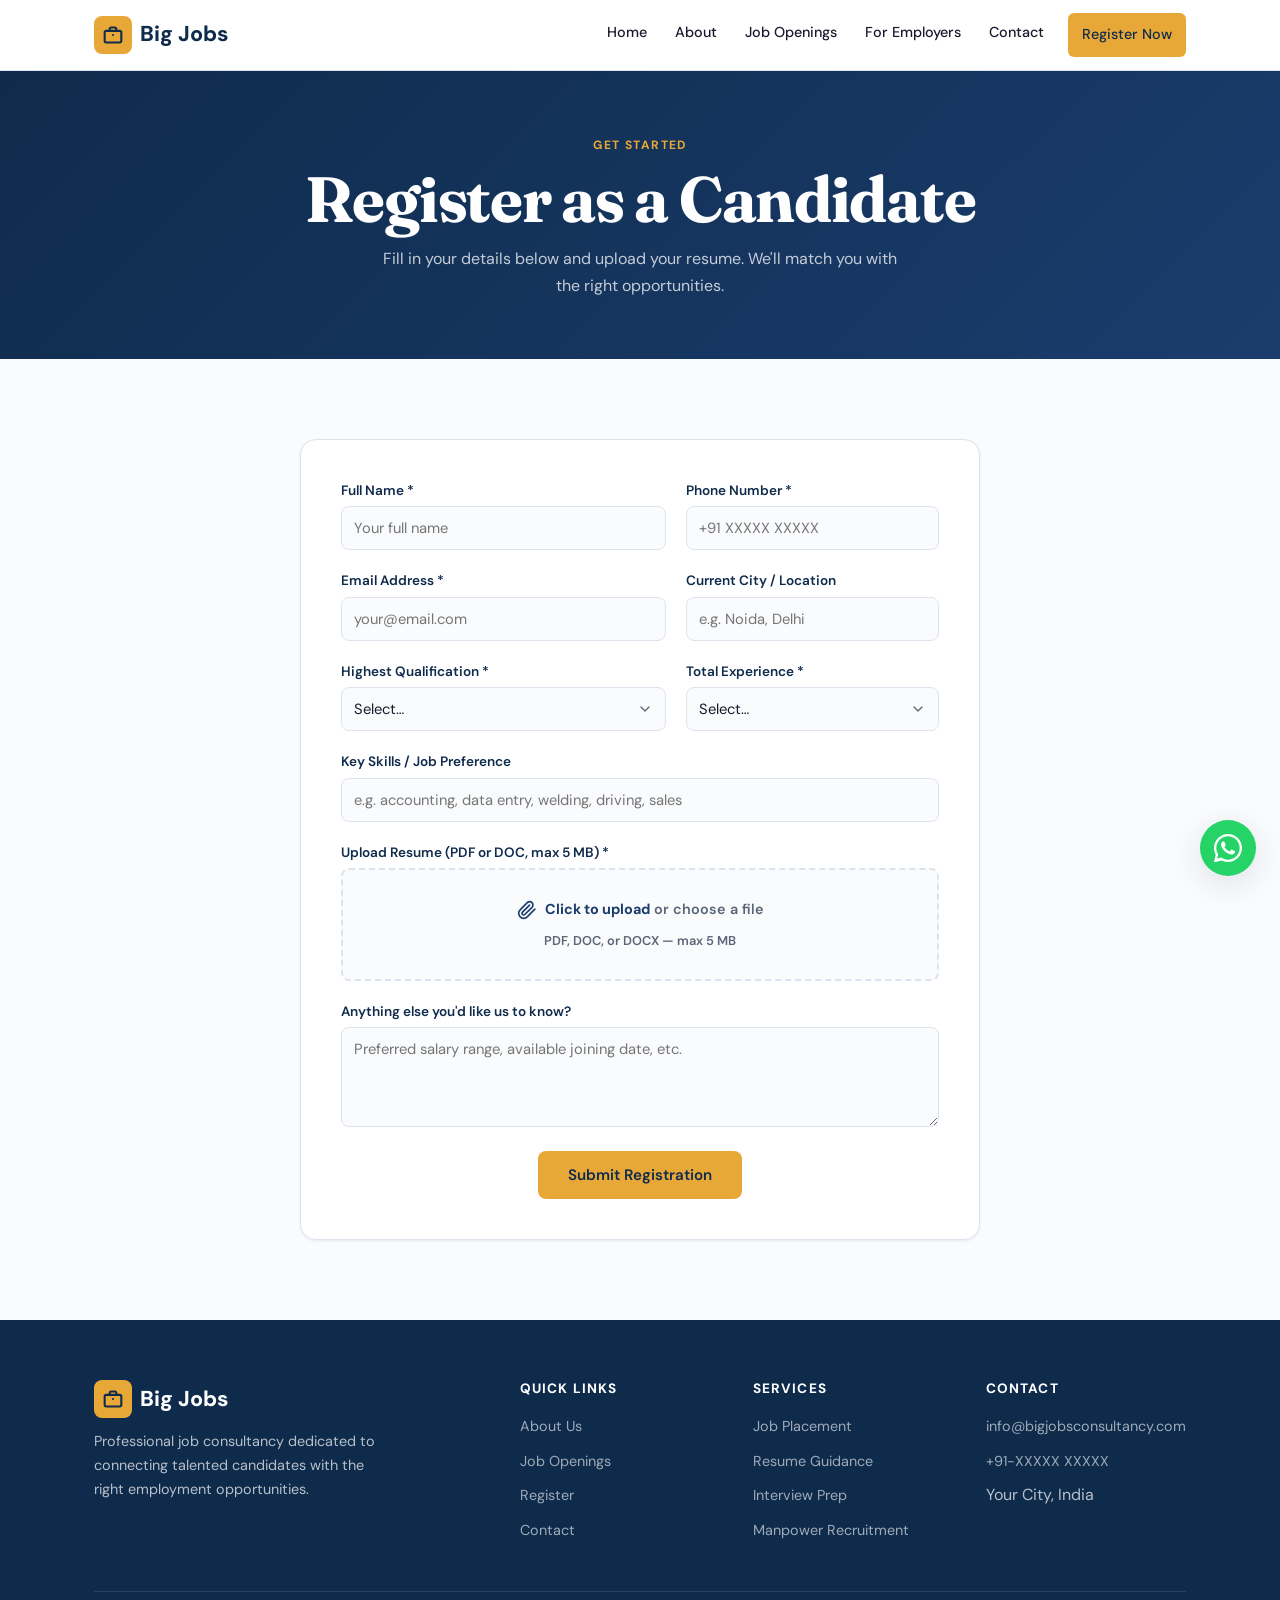
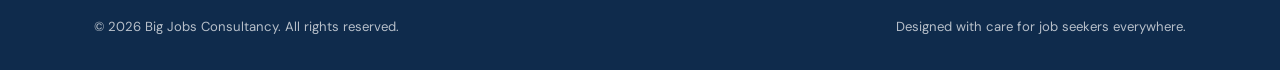
<file: pages/register.html>
<!DOCTYPE html>
<html lang="en">
<head>
  <meta charset="UTF-8">
  <meta name="viewport" content="width=device-width, initial-scale=1.0">
  <title>Register as Candidate — Big Jobs Consultancy</title>
  <meta name="description" content="Register your profile with Big Jobs Consultancy. Upload your resume and let us find the right job for you.">
  <link rel="canonical" href="https://bigjobsconsultancy.in/pages/register.html">
  <meta name="theme-color" content="#0F2B4C">
  <link rel="icon" href="../favicon.svg" type="image/svg+xml">

  <meta property="og:type" content="website">
  <meta property="og:site_name" content="Big Jobs Consultancy">
  <meta property="og:title" content="Register as Candidate — Big Jobs Consultancy">
  <meta property="og:description" content="Register your profile with Big Jobs Consultancy. Upload your resume and let us find the right job for you.">
  <meta property="og:url" content="https://bigjobsconsultancy.in/pages/register.html">
  <meta property="og:image" content="https://bigjobsconsultancy.in/og-image.jpg">
  <meta property="og:image:width" content="1200">
  <meta property="og:image:height" content="630">
  <meta name="twitter:card" content="summary_large_image">

  <link rel="preconnect" href="https://fonts.googleapis.com">
  <link rel="preconnect" href="https://fonts.gstatic.com" crossorigin>
  <link href="https://fonts.googleapis.com/css2?family=DM+Sans:ital,opsz,wght@0,9..40,400;0,9..40,500;0,9..40,600;0,9..40,700;0,9..40,800;1,9..40,400&family=Fraunces:opsz,wght@9..144,600;9..144,700&display=swap" rel="stylesheet">
  <link rel="stylesheet" href="../css/style.css">
  <!-- Turns the scroll-reveal styles on, then back off at load time if main.js
       never ran (blocked, 404, parse error) — revealed content must never be
       left permanently invisible. Inline and before paint by design. -->
  <script>
    document.documentElement.classList.add('js');
    addEventListener('load', function () {
      if (!window.__bjc) document.documentElement.classList.remove('js');
    });
  </script>
  <script src="../js/main.js" defer></script>
</head>
<body>

<header class="site-header">
  <div class="container nav-wrap">
    <a href="../index.html" class="logo"><span class="logo-icon"><svg class="icon" viewBox="0 0 24 24" aria-hidden="true"><rect x="2" y="7" width="20" height="14" rx="2"/><path d="M16 7V5a2 2 0 0 0-2-2h-4a2 2 0 0 0-2 2v2"/><path d="M12 12h.01"/></svg></span> Big Jobs</a>
    <button class="nav-toggle" type="button" aria-label="Menu" aria-expanded="false" aria-controls="primary-nav"><span></span><span></span><span></span></button>
    <ul class="nav-links" id="primary-nav">
      <li><a href="../index.html">Home</a></li>
      <li><a href="about.html">About</a></li>
      <li><a href="jobs.html">Job Openings</a></li>
      <li><a href="employers.html">For Employers</a></li>
      <li><a href="contact.html">Contact</a></li>
      <li class="nav-cta"><a href="register.html" class="btn btn-primary btn-sm active">Register Now</a></li>
    </ul>
  </div>
</header>

<section class="page-hero">
  <div class="container">
    <span class="section-label">Get Started</span>
    <h1>Register as a Candidate</h1>
    <p class="lead">Fill in your details below and upload your resume. We'll match you with the right opportunities.</p>
  </div>
</section>

<section class="section">
  <div class="container">
    <div class="form-card">
      <!--
        ===== FORM SETUP =====

        This form uses Web3Forms (free, no signup needed for basic use).

        STEP 1: Go to https://web3forms.com — enter your email — get an Access Key.
        STEP 2: Replace YOUR_ACCESS_KEY_HERE below with your key.

        That's it. Submissions go to your email with all fields + attached resume.

        FOR GOOGLE SHEETS BACKUP (optional):
        See the SETUP-GUIDE.md file in this project for the Google Apps Script method.
      -->
      <form id="regForm" action="https://api.web3forms.com/submit" method="POST" enctype="multipart/form-data">
        <input type="hidden" name="access_key" value="YOUR_ACCESS_KEY_HERE">
        <input type="hidden" name="subject" value="New Candidate Registration — Big Jobs Consultancy">
        <input type="hidden" name="from_name" value="Big Jobs Website">
        <input type="checkbox" name="botcheck" class="honeypot" tabindex="-1" autocomplete="off">

        <div class="form-grid">
          <div class="form-group">
            <label for="fname">Full Name *</label>
            <input type="text" id="fname" name="Full Name" required placeholder="Your full name">
          </div>
          <div class="form-group">
            <label for="phone">Phone Number *</label>
            <input type="tel" id="phone" name="Phone" required placeholder="+91 XXXXX XXXXX">
          </div>
          <div class="form-group">
            <label for="email">Email Address *</label>
            <input type="email" id="email" name="Email" required placeholder="your@email.com">
          </div>
          <div class="form-group">
            <label for="location">Current City / Location</label>
            <input type="text" id="location" name="Location" placeholder="e.g. Noida, Delhi">
          </div>
          <div class="form-group">
            <label for="qualification">Highest Qualification *</label>
            <select id="qualification" name="Qualification" required>
              <option value="">Select…</option>
              <option>10th Pass</option>
              <option>12th Pass</option>
              <option>ITI / Diploma</option>
              <option>Graduate (BA / B.Com / B.Sc etc.)</option>
              <option>B.Tech / B.E.</option>
              <option>MBA / PGDM</option>
              <option>Post Graduate (MA / M.Com / M.Sc etc.)</option>
              <option>Other</option>
            </select>
          </div>
          <div class="form-group">
            <label for="experience">Total Experience *</label>
            <select id="experience" name="Experience" required>
              <option value="">Select…</option>
              <option>Fresher (0 years)</option>
              <option>1–2 years</option>
              <option>3–5 years</option>
              <option>5–10 years</option>
              <option>10+ years</option>
            </select>
          </div>
          <div class="form-group full">
            <label for="skills">Key Skills / Job Preference</label>
            <input type="text" id="skills" name="Skills" placeholder="e.g. accounting, data entry, welding, driving, sales">
          </div>
          <div class="form-group full">
            <label for="resume">Upload Resume (PDF or DOC, max 5 MB) *</label>
            <label class="file-upload" id="fileLabel">
              <input type="file" id="resume" name="Resume" accept=".pdf,.doc,.docx" required>
              <span class="upload-label">
                <svg class="icon" viewBox="0 0 24 24" aria-hidden="true"><path d="M21.44 11.05l-9.19 9.19a6 6 0 0 1-8.49-8.49l8.57-8.57A4 4 0 1 1 18 8.84l-8.59 8.57a2 2 0 0 1-2.83-2.83l8.49-8.48"/></svg>
                <span><strong>Click to upload</strong> or choose a file</span>
                <span class="upload-hint">PDF, DOC, or DOCX — max 5 MB</span>
              </span>
            </label>
          </div>
          <div class="form-group full">
            <label for="message">Anything else you'd like us to know?</label>
            <textarea id="message" name="Message" rows="3" placeholder="Preferred salary range, available joining date, etc."></textarea>
          </div>
        </div>

        <div class="form-submit">
          <button type="submit" class="btn btn-primary btn-wide" id="submitBtn">Submit Registration</button>
        </div>
      </form>

      <div id="formMsg" class="form-msg"></div>
    </div>
  </div>
</section>

<footer class="site-footer">
  <div class="container">
    <div class="footer-grid">
      <div class="footer-brand"><a href="../index.html" class="logo"><span class="logo-icon"><svg class="icon" viewBox="0 0 24 24" aria-hidden="true"><rect x="2" y="7" width="20" height="14" rx="2"/><path d="M16 7V5a2 2 0 0 0-2-2h-4a2 2 0 0 0-2 2v2"/><path d="M12 12h.01"/></svg></span> Big Jobs</a><p>Professional job consultancy dedicated to connecting talented candidates with the right employment opportunities.</p></div>
      <div class="footer-col"><h4>Quick Links</h4><ul><li><a href="about.html">About Us</a></li><li><a href="jobs.html">Job Openings</a></li><li><a href="register.html">Register</a></li><li><a href="contact.html">Contact</a></li></ul></div>
      <div class="footer-col"><h4>Services</h4><ul><li><a href="jobs.html">Job Placement</a></li><li><a href="about.html">Resume Guidance</a></li><li><a href="about.html">Interview Prep</a></li><li><a href="employers.html">Manpower Recruitment</a></li></ul></div>
      <div class="footer-col"><h4>Contact</h4><ul><li><a href="mailto:info@bigjobsconsultancy.com">info@bigjobsconsultancy.com</a></li><li><a href="tel:+91XXXXXXXXXX">+91-XXXXX XXXXX</a></li><li>Your City, India</li></ul></div>
    </div>
    <div class="footer-bottom"><span>&copy; 2026 Big Jobs Consultancy. All rights reserved.</span><span>Designed with care for job seekers everywhere.</span></div>
  </div>
</footer>

<a href="https://wa.me/91XXXXXXXXXX?text=Hi%2C%20I%20want%20to%20register%20as%20a%20candidate." class="whatsapp-float" target="_blank" rel="noopener" aria-label="Chat on WhatsApp">
  <svg viewBox="0 0 24 24" aria-hidden="true"><path d="M17.472 14.382c-.297-.149-1.758-.867-2.03-.967-.273-.099-.471-.148-.67.15-.197.297-.767.966-.94 1.164-.173.199-.347.223-.644.075-.297-.15-1.255-.463-2.39-1.475-.883-.788-1.48-1.761-1.653-2.059-.173-.297-.018-.458.13-.606.134-.133.298-.347.446-.52.149-.174.198-.298.298-.497.099-.198.05-.371-.025-.52-.075-.149-.669-1.612-.916-2.207-.242-.579-.487-.5-.669-.51-.173-.008-.371-.01-.57-.01-.198 0-.52.074-.792.372-.272.297-1.04 1.016-1.04 2.479 0 1.462 1.065 2.875 1.213 3.074.149.198 2.096 3.2 5.077 4.487.709.306 1.262.489 1.694.625.712.227 1.36.195 1.871.118.571-.085 1.758-.719 2.006-1.413.248-.694.248-1.289.173-1.413-.074-.124-.272-.198-.57-.347z"/><path d="M12 0C5.373 0 0 5.373 0 12c0 2.088.534 4.052 1.475 5.765L.058 23.611a.5.5 0 00.609.609l5.846-1.417A11.94 11.94 0 0012 24c6.627 0 12-5.373 12-12S18.627 0 12 0zm0 22a9.94 9.94 0 01-5.39-1.584l-.386-.233-3.466.84.84-3.466-.233-.386A9.94 9.94 0 012 12C2 6.477 6.477 2 12 2s10 4.477 10 10-4.477 10-10 10z"/></svg>
</a>

<script>
const ICON_CLIP = '<svg class="icon" viewBox="0 0 24 24" aria-hidden="true"><path d="M21.44 11.05l-9.19 9.19a6 6 0 0 1-8.49-8.49l8.57-8.57A4 4 0 1 1 18 8.84l-8.59 8.57a2 2 0 0 1-2.83-2.83l8.49-8.48"/></svg>';
const ICON_OK = '<svg class="icon" viewBox="0 0 24 24" aria-hidden="true"><circle cx="12" cy="12" r="10"/><path d="m9 12 2 2 4-4"/></svg>';
const ICON_ERR = '<svg class="icon" viewBox="0 0 24 24" aria-hidden="true"><circle cx="12" cy="12" r="10"/><path d="M12 8v4"/><path d="M12 16h.01"/></svg>';
const UPLOAD_DEFAULT = ICON_CLIP +
  '<span><strong>Click to upload</strong> or choose a file</span>' +
  '<span class="upload-hint">PDF, DOC, or DOCX — max 5 MB</span>';

// Show file name on upload
document.getElementById('resume').addEventListener('change', function() {
  const label = document.querySelector('#fileLabel .upload-label');
  if (this.files.length) {
    const file = this.files[0];
    if (file.size > 5 * 1024 * 1024) {
      alert('File is too large. Please upload a file under 5 MB.');
      this.value = '';
      label.innerHTML = UPLOAD_DEFAULT;
      return;
    }
    label.innerHTML = ICON_CLIP + '<span><strong>' + file.name + '</strong> (' + (file.size / 1024).toFixed(0) + ' KB)</span>';
  } else {
    label.innerHTML = UPLOAD_DEFAULT;
  }
});

// Form submission
document.getElementById('regForm').addEventListener('submit', async function(e) {
  e.preventDefault();
  const btn = document.getElementById('submitBtn');
  const msg = document.getElementById('formMsg');
  btn.textContent = 'Submitting…';
  btn.disabled = true;
  msg.className = 'form-msg';

  try {
    const formData = new FormData(this);
    const res = await fetch(this.action, { method: 'POST', body: formData });
    const data = await res.json();
    if (data.success) {
      msg.innerHTML = ICON_OK + '<span>Registration submitted successfully! We will contact you soon.</span>';
      msg.className = 'form-msg success';
      this.reset();
      document.querySelector('#fileLabel .upload-label').innerHTML = UPLOAD_DEFAULT;
    } else {
      throw new Error(data.message || 'Submission failed');
    }
  } catch (err) {
    msg.innerHTML = ICON_ERR + '<span>Something went wrong. Please try again or contact us via WhatsApp.</span>';
    msg.className = 'form-msg error';
  }
  btn.textContent = 'Submit Registration';
  btn.disabled = false;
});
</script>

</body>
</html>
</file>
<file: css/style.css>
/* ===== Big Jobs Consultancy — Global Styles ===== */

/* --- Reset & Base --- */
*, *::before, *::after { box-sizing: border-box; margin: 0; padding: 0; }

:root {
  /* Color */
  --navy:      #0F2B4C;
  --navy-mid:  #1A3D6D;
  --navy-light:#E8EDF4;
  --amber:     #E8A838;  /* fills and text on navy only — 1.9:1 on white, never body text */
  --amber-dark:#C98B1E;  /* button hover fill (pair with navy text, not white) */
  --amber-ink: #8A5D0F;  /* the accent for TEXT/ICONS on light surfaces — 5.8:1 on white */
  --amber-light:#FFF4DE;
  --text:      #1A1A2E;
  --text-muted:#5A6578;
  --bg:        #FAFBFD;
  --white:     #FFFFFF;
  --green:     #1E8C5A;
  --red:       #D14343;
  --border:    #DDE3ED;

  --gradient-navy: linear-gradient(135deg, var(--navy) 0%, var(--navy-mid) 100%);

  /* Spacing scale — 4px base */
  --space-1:  4px;
  --space-2:  8px;
  --space-3:  12px;
  --space-4:  16px;
  --space-5:  20px;
  --space-6:  24px;
  --space-7:  28px;
  --space-8:  32px;
  --space-10: 40px;
  --space-12: 48px;
  --space-15: 60px;
  --space-16: 64px;
  --space-20: 80px;

  /* Radii */
  --radius-sm:   6px;
  --radius-md:   8px;
  --radius-lg:   12px;
  --radius-xl:   16px;
  --radius-full: 999px;

  /* Elevation */
  --shadow-sm: 0 1px 3px rgba(15,43,76,0.08);
  --shadow-md: 0 4px 16px rgba(15,43,76,0.10);
  --shadow-lg: 0 8px 32px rgba(15,43,76,0.12);

  /* Layout */
  --max-w:        1140px;
  --max-w-narrow: 800px;
  --max-w-mid:    900px;
  --max-w-prose:  640px;

  --font: 'DM Sans', system-ui, -apple-system, sans-serif;
  --font-display: 'Fraunces', Georgia, 'Times New Roman', serif;

  /* Motion */
  --ease: cubic-bezier(.2, .7, .3, 1);
}

html { scroll-behavior: smooth; }

body {
  font-family: var(--font);
  color: var(--text);
  background: var(--bg);
  line-height: 1.65;
  font-size: 16px;
  -webkit-font-smoothing: antialiased;
}

a { color: var(--navy-mid); text-decoration: none; transition: color .2s; }
a:hover { color: var(--amber-ink); }

img { max-width: 100%; display: block; }

/* --- Focus ---
   Navy ring on light surfaces (14:1), amber on dark (6.9:1) — WCAG 2.2 wants the
   indicator itself to clear 3:1 against what's behind it. */
:focus-visible {
  outline: 3px solid var(--navy);
  outline-offset: 2px;
  border-radius: var(--radius-sm);
}
.hero :focus-visible,
.page-hero :focus-visible,
.cta-band :focus-visible,
.site-footer :focus-visible,
.whatsapp-float:focus-visible { outline-color: var(--amber); }

.container { max-width: var(--max-w); margin: 0 auto; padding: 0 var(--space-6); }
.container--narrow { max-width: var(--max-w-narrow); }

/* --- Icons --- */
.icon {
  display: block;
  width: 20px; height: 20px;
  flex-shrink: 0;
  fill: none;
  stroke: currentColor;
  stroke-width: 2;
  stroke-linecap: round;
  stroke-linejoin: round;
}
.icon-lg { width: 24px; height: 24px; }

/* --- Typography ---
   Fraunces (display serif) carries h1/h2; DM Sans keeps h3/h4, UI and body. */
h1, h2, h3, h4 { font-weight: 700; line-height: 1.25; color: var(--navy); }

h1, h2 {
  font-family: var(--font-display);
  font-variation-settings: 'SOFT' 20, 'WONK' 1;
  letter-spacing: -0.02em;
  line-height: 1.1;
  text-wrap: balance;
}
h1 { font-size: clamp(2.5rem, 6vw, 4rem); }
h2 { font-size: clamp(1.75rem, 3.8vw, 2.6rem); }
h3 { font-size: 1.25rem; text-wrap: balance; }
p  { margin-bottom: var(--space-4); }

.section-label {
  display: inline-block;
  font-size: .75rem;
  font-weight: 700;
  letter-spacing: .12em;
  text-transform: uppercase;
  color: var(--amber-ink);
  margin-bottom: var(--space-2);
}

.section-title { margin-bottom: var(--space-4); }
.section-subtitle { color: var(--text-muted); font-size: 1.1rem; max-width: var(--max-w-prose); }

/* Centered section heading block */
.section-head {
  text-align: center;
  max-width: var(--max-w-prose);
  margin: 0 auto var(--space-10);
}
.section-head :last-child { margin-bottom: 0; }

/* --- Buttons --- */
.btn {
  display: inline-flex; align-items: center; gap: var(--space-2);
  padding: var(--space-3) var(--space-7);
  border-radius: var(--radius-md);
  font-family: var(--font);
  font-size: .95rem;
  font-weight: 600;
  cursor: pointer;
  border: 2px solid transparent;
  white-space: nowrap;
  transition: background-color .2s ease, color .2s ease, border-color .2s ease, transform .1s ease;
}
.btn:active { transform: translateY(1px); }

.btn-primary {
  background: var(--amber);
  color: var(--navy);
}
/* Navy text stays put on hover — white on amber-dark is only 2.9:1 */
.btn-primary:hover { background: var(--amber-dark); color: var(--navy); }

.btn-outline {
  background: transparent;
  border-color: var(--white);
  color: var(--white);
}
.btn-outline:hover { background: var(--white); color: var(--navy); }

.btn-navy {
  background: var(--navy);
  color: var(--white);
}
.btn-navy:hover { background: var(--navy-mid); color: var(--white); }

/* Size / shape modifiers */
.btn-sm { padding: var(--space-2) var(--space-5); }
.btn-wide { min-width: 200px; justify-content: center; }

/* Button groups */
.btn-group { display: flex; gap: var(--space-3); flex-wrap: wrap; }
.btn-group--center { justify-content: center; }

/* --- Header / Nav --- */
.site-header {
  position: sticky; top: 0; z-index: 100;
  background: var(--white);
  border-bottom: 1px solid var(--border);
  box-shadow: var(--shadow-sm);
}

.nav-wrap {
  display: flex; align-items: center; justify-content: space-between;
  height: 70px;
}

.logo {
  display: flex; align-items: center; gap: var(--space-2);
  font-size: 1.35rem; font-weight: 800; color: var(--navy);
}

.logo-icon {
  width: 38px; height: 38px;
  background: var(--amber);
  border-radius: var(--radius-md);
  display: flex; align-items: center; justify-content: center;
  color: var(--navy);
  flex-shrink: 0;
}
.logo-icon .icon { stroke-width: 2.5; }

.nav-links { display: flex; gap: var(--space-1); list-style: none; }
.nav-links a {
  display: block;
  padding: var(--space-2) var(--space-3);
  border-radius: var(--radius-sm);
  font-size: .9rem;
  font-weight: 500;
  color: var(--text);
  transition: background .2s, color .2s;
}
.nav-links a:hover,
.nav-links a.active {
  background: var(--navy-light);
  color: var(--navy);
}
/* The Register CTA keeps its button styling in both states */
.nav-links .btn-primary,
.nav-links .btn-primary.active { color: var(--navy); background: var(--amber); }
.nav-links .btn-primary:hover { background: var(--amber-dark); color: var(--navy); }

.nav-cta { margin-left: var(--space-2); }

/* Mobile nav */
.nav-toggle {
  display: none;
  background: none; border: none; cursor: pointer;
  width: 32px; height: 32px; position: relative;
}
.nav-toggle span {
  display: block; width: 24px; height: 2px;
  background: var(--navy); border-radius: 2px;
  position: absolute; left: 4px;
  transition: all .25s ease;
}
.nav-toggle span:nth-child(1) { top: 8px; }
.nav-toggle span:nth-child(2) { top: 15px; }
.nav-toggle span:nth-child(3) { top: 22px; }

/* Hamburger morphs into an X, driven by the button's own aria state */
.nav-toggle[aria-expanded="true"] span:nth-child(1) { top: 15px; transform: rotate(45deg); }
.nav-toggle[aria-expanded="true"] span:nth-child(2) { opacity: 0; transform: scaleX(0); }
.nav-toggle[aria-expanded="true"] span:nth-child(3) { top: 15px; transform: rotate(-45deg); }

@media (max-width: 768px) {
  .nav-toggle { display: block; }
  .nav-links {
    display: none;
    position: absolute; top: 70px; left: 0; right: 0;
    background: var(--white);
    flex-direction: column;
    padding: var(--space-4) var(--space-6);
    border-bottom: 1px solid var(--border);
    box-shadow: var(--shadow-md);
  }
  .nav-links.open { display: flex; }
  .nav-links a { padding: var(--space-3); }
  .nav-cta { margin-left: 0; margin-top: var(--space-2); }
  .nav-links .btn { justify-content: center; }
}

/* --- Hero (home) --- */
.hero {
  background: var(--gradient-navy);
  color: var(--white);
  padding: var(--space-20) 0 90px;
  position: relative;
  overflow: hidden;
}

.hero::after {
  content: '';
  position: absolute; right: -80px; top: -80px;
  width: 400px; height: 400px;
  background: radial-gradient(circle, rgba(232,168,56,0.12) 0%, transparent 70%);
  border-radius: 50%;
}

.hero-copy { position: relative; z-index: 1; max-width: 760px; }

.hero h1 { color: var(--white); margin-bottom: var(--space-5); }
.hero p { color: rgba(255,255,255,0.8); font-size: 1.15rem; margin-bottom: var(--space-8); max-width: 560px; }

/* --- Stats strip — floats over the hero's bottom edge --- */
.stats-strip { position: relative; z-index: 2; margin-top: -56px; }

.hero-stats {
  display: grid;
  grid-template-columns: repeat(3, 1fr);
  gap: var(--space-6);
}

.stat-card {
  background: var(--white);
  border: 1px solid var(--border);
  border-radius: var(--radius-lg);
  padding: var(--space-7) var(--space-5);
  text-align: center;
  box-shadow: var(--shadow-lg);
}

.stat-card .num {
  display: block;
  font-family: var(--font-display);
  font-size: clamp(2rem, 4vw, 2.75rem);
  font-weight: 700;
  color: var(--navy);
  line-height: 1.1;
  font-variant-numeric: tabular-nums;
}

.stat-card .label {
  display: block;
  font-size: .875rem;
  font-weight: 500;
  color: var(--text-muted);
  margin-top: var(--space-1);
}

@media (max-width: 768px) {
  .hero { padding: var(--space-12) 0 90px; }
  .hero-stats { gap: var(--space-3); }
  .stat-card { padding: var(--space-5) var(--space-2); }
}

@media (max-width: 480px) {
  .stats-strip { margin-top: -40px; }
  .hero-stats { grid-template-columns: 1fr; gap: var(--space-3); }
  .stat-card { display: flex; align-items: baseline; justify-content: center; gap: var(--space-2); }
  .stat-card .label { margin-top: 0; }
}

/* --- Page hero (interior page header) --- */
.page-hero {
  background: var(--gradient-navy);
  color: var(--white);
  padding: var(--space-15) 0;
  text-align: center;
}
.page-hero h1 { color: var(--white); }
.page-hero .section-label { color: var(--amber); }
.page-hero .lead {
  color: rgba(255,255,255,0.75);
  max-width: 540px;
  margin: var(--space-3) auto 0;
}

/* --- CTA band --- */
.cta-band {
  background: var(--gradient-navy);
  color: var(--white);
  text-align: center;
}
.cta-band h2 { color: var(--white); margin-bottom: var(--space-4); }
.cta-band p {
  color: rgba(255,255,255,0.75);
  max-width: 500px;
  margin: 0 auto var(--space-8);
}

/* --- Section spacing --- */
.section { padding: var(--space-20) 0; }
.section-alt { background: var(--white); }
.section-center { text-align: center; }
.section-center p { color: var(--text-muted); max-width: 480px; margin: var(--space-2) auto var(--space-7); }

@media (max-width: 768px) {
  .section { padding: var(--space-12) 0; }
  .page-hero { padding: var(--space-10) 0; }
}

/* --- Services Grid ---
   Explicit columns, not auto-fit: auto-fit stranded a lone card on its own row
   at tablet widths. */
.services-grid {
  display: grid;
  grid-template-columns: repeat(3, 1fr);
  gap: var(--space-6);
}

@media (max-width: 1024px) {
  .services-grid { grid-template-columns: repeat(2, 1fr); }
}
@media (max-width: 640px) {
  .services-grid { grid-template-columns: 1fr; }
}

.service-card {
  background: var(--white);
  border: 1px solid var(--border);
  border-radius: var(--radius-lg);
  padding: var(--space-8) var(--space-7);
  transition: box-shadow .25s, transform .2s;
}
.service-card:hover {
  box-shadow: var(--shadow-md);
  transform: translateY(-2px);
}

.service-icon {
  width: 48px; height: 48px;
  background: var(--amber-light);
  color: var(--amber-ink);
  border-radius: var(--radius-md);
  display: flex; align-items: center; justify-content: center;
  margin-bottom: var(--space-5);
}

.service-card h3 { margin-bottom: var(--space-2); }
.service-card p { color: var(--text-muted); font-size: .92rem; margin-bottom: 0; }

/* --- Steps ("How it works") --- */
.steps-grid {
  display: grid;
  grid-template-columns: repeat(auto-fit, minmax(240px, 1fr));
  gap: var(--space-6);
  max-width: var(--max-w-mid);
  margin: 0 auto;
}

.step-card { text-align: center; }
.step-card .service-icon {
  background: var(--navy);
  color: var(--white);
  font-weight: 800;
  font-size: 1.1rem;
  margin-left: auto;
  margin-right: auto;
}

/* --- Why Choose Us ---
   Asymmetric split: the heading sticks in the left rail while the reasons
   scroll past it, breaking the centered-header-then-grid rhythm. */
.split {
  display: grid;
  grid-template-columns: 5fr 7fr;
  gap: var(--space-16);
  align-items: start;
}

.split-aside { position: sticky; top: 110px; }
.split-aside .section-title { margin-bottom: var(--space-4); }
.split-aside p { color: var(--text-muted); margin-bottom: 0; }

.reasons-grid {
  display: grid;
  grid-template-columns: repeat(2, 1fr);
  gap: var(--space-5);
}
.reasons-grid--narrow { max-width: var(--max-w-mid); margin: 0 auto; }

@media (max-width: 900px) {
  .split { grid-template-columns: 1fr; gap: var(--space-10); }
  .split-aside { position: static; }
}
@media (max-width: 640px) {
  .reasons-grid { grid-template-columns: 1fr; }
}

.reason-item {
  display: flex; gap: var(--space-3); align-items: flex-start;
  padding: var(--space-5);
  background: var(--navy-light);
  border-radius: var(--radius-lg);
}

.reason-check {
  flex-shrink: 0;
  width: 28px; height: 28px;
  background: var(--green);
  border-radius: 50%;
  display: flex; align-items: center; justify-content: center;
  color: var(--white);
  margin-top: 2px;
}
.reason-check .icon { width: 16px; height: 16px; stroke-width: 3; }

.reason-item h4 { font-size: 1rem; margin-bottom: var(--space-1); }
.reason-item p { color: var(--text-muted); font-size: .88rem; margin-bottom: 0; }

/* --- Job Listings --- */
.jobs-toolbar {
  display: flex; gap: var(--space-3); margin-bottom: var(--space-6); flex-wrap: wrap;
}

.jobs-toolbar input,
.jobs-toolbar select {
  padding: var(--space-2) var(--space-4);
  border: 1px solid var(--border);
  border-radius: var(--radius-md);
  font-family: var(--font);
  font-size: .9rem;
  color: var(--text);
  background-color: var(--white);
  transition: border-color .2s, box-shadow .2s;
}
.jobs-toolbar input:focus,
.jobs-toolbar select:focus {
  outline: none;
  border-color: var(--navy-mid);
  box-shadow: 0 0 0 3px rgba(26,61,109,0.18);
}

.jobs-toolbar input { flex: 1; min-width: 200px; }

.jobs-list { display: grid; gap: var(--space-4); }

.job-card {
  background: var(--white);
  border: 1px solid var(--border);
  border-radius: var(--radius-lg);
  padding: var(--space-6) var(--space-7);
  display: grid;
  grid-template-columns: 1fr auto;
  gap: var(--space-4);
  align-items: center;
  transition: box-shadow .2s;
}
.job-card:hover { box-shadow: var(--shadow-md); }

.job-title { font-size: 1.1rem; font-weight: 700; color: var(--navy); margin-bottom: var(--space-1); }

.job-meta {
  display: flex; gap: var(--space-5); flex-wrap: wrap;
  font-size: .85rem; color: var(--text-muted);
}

.job-meta span { display: inline-flex; align-items: center; gap: var(--space-2); }
.job-meta .icon { width: 15px; height: 15px; }

.job-tag {
  display: inline-block;
  padding: 3px var(--space-2);
  background: var(--amber-light);
  color: var(--amber-ink);
  border-radius: var(--radius-full);
  font-size: .75rem;
  font-weight: 600;
  margin-top: var(--space-2);
}

.jobs-empty,
.jobs-loading {
  text-align: center; padding: var(--space-15) var(--space-5);
  color: var(--text-muted);
}

@media (max-width: 768px) {
  .job-card { grid-template-columns: 1fr; }
}

/* --- Forms --- */
.form-card {
  background: var(--white);
  border: 1px solid var(--border);
  border-radius: var(--radius-xl);
  padding: var(--space-10);
  max-width: 680px;
  margin: 0 auto;
  box-shadow: var(--shadow-sm);
}
.form-card--fluid { max-width: none; }
.form-card > h3 { margin-bottom: var(--space-5); }

.form-grid {
  display: grid;
  grid-template-columns: 1fr 1fr;
  gap: var(--space-5);
}

.form-group { display: flex; flex-direction: column; gap: var(--space-1); }
.form-group.full { grid-column: 1 / -1; }

.form-group label {
  font-size: .85rem;
  font-weight: 600;
  color: var(--navy);
}

.form-group input,
.form-group select,
.form-group textarea {
  padding: 11px var(--space-3);
  border: 1px solid var(--border);
  border-radius: var(--radius-md);
  font-family: var(--font);
  font-size: .92rem;
  color: var(--text);
  transition: border-color .2s, box-shadow .2s;
  background-color: var(--bg);
}
.form-group input:focus,
.form-group select:focus,
.form-group textarea:focus {
  outline: none;
  border-color: var(--navy-mid);
  box-shadow: 0 0 0 3px rgba(26,61,109,0.18);
  background-color: var(--white);
}

/* Native selects don't match the custom inputs — replace the OS chevron */
.form-group select,
.jobs-toolbar select {
  appearance: none;
  background-image: url("data:image/svg+xml,%3Csvg xmlns='http://www.w3.org/2000/svg' viewBox='0 0 24 24' fill='none' stroke='%235A6578' stroke-width='2' stroke-linecap='round' stroke-linejoin='round'%3E%3Cpath d='m6 9 6 6 6-6'/%3E%3C/svg%3E");
  background-repeat: no-repeat;
  background-position: right var(--space-3) center;
  background-size: 16px 16px;
  padding-right: var(--space-10);
}

.form-group textarea { resize: vertical; min-height: 100px; }

/* Spam honeypot — must stay fully hidden from users and assistive tech */
.honeypot { display: none !important; }

.file-upload {
  border: 2px dashed var(--border);
  border-radius: var(--radius-md);
  padding: var(--space-7);
  text-align: center;
  cursor: pointer;
  transition: border-color .2s, background .2s;
  background: var(--bg);
}
.file-upload:hover { border-color: var(--navy-mid); background: var(--white); }
.file-upload input { display: none; }
.file-upload .upload-label {
  display: inline-flex; align-items: center; justify-content: center;
  flex-wrap: wrap; gap: var(--space-2);
  font-size: .9rem; color: var(--text-muted);
}
.file-upload .upload-label strong { color: var(--navy-mid); }
.file-upload .upload-label .icon { color: var(--navy-mid); }
.file-upload .upload-hint { flex-basis: 100%; font-size: .8rem; }

.form-submit {
  margin-top: var(--space-6);
  display: flex; justify-content: center;
}

.form-msg {
  align-items: center;
  justify-content: center;
  gap: var(--space-2);
  text-align: center;
  margin-top: var(--space-4);
  padding: var(--space-3);
  border-radius: var(--radius-md);
  font-size: .9rem;
  display: none;
}
.form-msg.success { display: flex; background: #E8F5EC; color: var(--green); }
.form-msg.error { display: flex; background: #FDECEC; color: var(--red); }

@media (max-width: 768px) {
  .form-card { padding: var(--space-6); }
  .form-grid { grid-template-columns: 1fr; }
}

/* --- Contact --- */
.contact-grid {
  display: grid;
  grid-template-columns: 1fr 1fr;
  gap: var(--space-10);
}

.contact-info { display: flex; flex-direction: column; gap: var(--space-6); }

.contact-item {
  display: flex; gap: var(--space-3); align-items: flex-start;
}

.contact-icon {
  width: 44px; height: 44px;
  background: var(--amber-light);
  color: var(--amber-ink);
  border-radius: var(--radius-md);
  display: flex; align-items: center; justify-content: center;
  flex-shrink: 0;
}

.contact-item h4 { font-size: .95rem; margin-bottom: 2px; }
.contact-item p { color: var(--text-muted); font-size: .9rem; margin-bottom: 0; }
.contact-item a { color: var(--navy-mid); font-weight: 500; }

.map-section { padding: 0; line-height: 0; }
.map-embed { display: block; width: 100%; height: 350px; border: 0; }

@media (max-width: 768px) {
  .contact-grid { grid-template-columns: 1fr; }
}

/* --- Footer --- */
.site-footer {
  background: var(--navy);
  color: rgba(255,255,255,0.7);
  padding: var(--space-15) 0 var(--space-8);
}

.footer-grid {
  display: grid;
  grid-template-columns: 2fr 1fr 1fr 1fr;
  gap: var(--space-10);
  margin-bottom: var(--space-10);
}

.footer-brand .logo { color: var(--white); margin-bottom: var(--space-3); }
.footer-brand p { font-size: .9rem; max-width: 300px; }

.footer-col h4 {
  color: var(--white);
  font-size: .85rem;
  text-transform: uppercase;
  letter-spacing: .08em;
  margin-bottom: var(--space-4);
}

.footer-col ul { list-style: none; }
.footer-col li { margin-bottom: var(--space-2); }
.footer-col a { color: rgba(255,255,255,0.6); font-size: .9rem; }
.footer-col a:hover { color: var(--amber); }

.footer-bottom {
  border-top: 1px solid rgba(255,255,255,0.1);
  padding-top: var(--space-6);
  display: flex; justify-content: space-between; align-items: center;
  font-size: .82rem;
}

@media (max-width: 768px) {
  .footer-grid { grid-template-columns: 1fr 1fr; gap: var(--space-8); }
  .footer-bottom { flex-direction: column; gap: var(--space-2); text-align: center; }
}
@media (max-width: 480px) {
  .footer-grid { grid-template-columns: 1fr; gap: var(--space-6); }
}

/* --- WhatsApp Float --- */
.whatsapp-float {
  position: fixed; bottom: var(--space-6); right: var(--space-6);
  width: 56px; height: 56px;
  background: #25D366;
  border-radius: 50%;
  display: flex; align-items: center; justify-content: center;
  box-shadow: var(--shadow-lg);
  z-index: 90;
  transition: transform .2s;
}
.whatsapp-float:hover { transform: scale(1.08); }
.whatsapp-float svg { width: 28px; height: 28px; fill: var(--white); }

/* --- Scroll reveal ---
   Guarded on .js (set by an inline snippet in <head>) so the content is never
   left invisible if the script fails or is blocked. */
.js .reveal {
  opacity: 0;
  transform: translateY(18px);
  transition: opacity .6s var(--ease), transform .6s var(--ease);
  will-change: opacity, transform;
}
.js .reveal.is-visible {
  opacity: 1;
  transform: none;
}

/* --- Large desktop --- */
@media (min-width: 1440px) {
  .section { padding: 100px 0; }
  .hero { padding: 110px 0 120px; }
}

/* --- Reduced motion --- */
@media (prefers-reduced-motion: reduce) {
  html { scroll-behavior: auto; }
  .js .reveal { opacity: 1; transform: none; transition: none; }
  *, *::before, *::after {
    animation-duration: .01ms !important;
    animation-iteration-count: 1 !important;
    transition-duration: .01ms !important;
    scroll-behavior: auto !important;
  }
}

/* --- Utilities --- */
.mt-5 { margin-top: var(--space-5); }
.sr-only {
  position: absolute; width: 1px; height: 1px;
  padding: 0; margin: -1px; overflow: hidden;
  clip: rect(0, 0, 0, 0); white-space: nowrap; border: 0;
}
</file>
